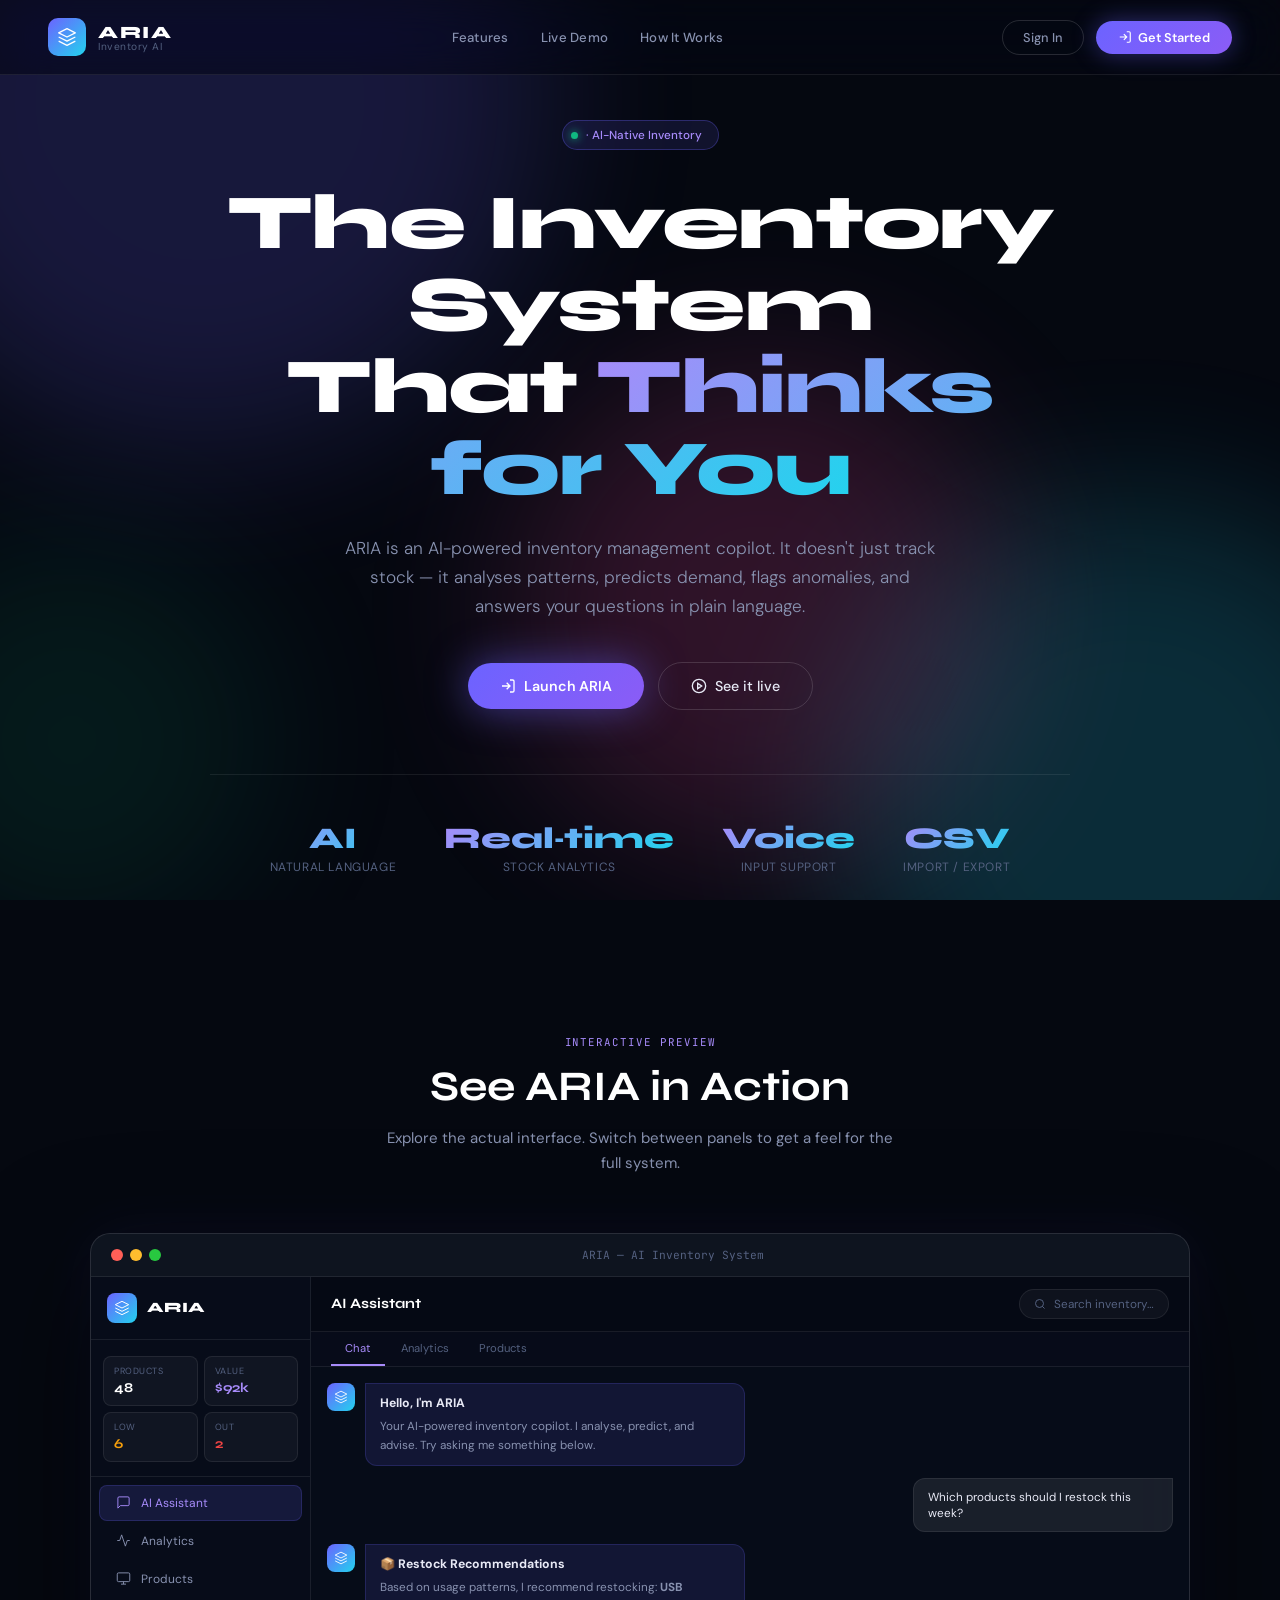
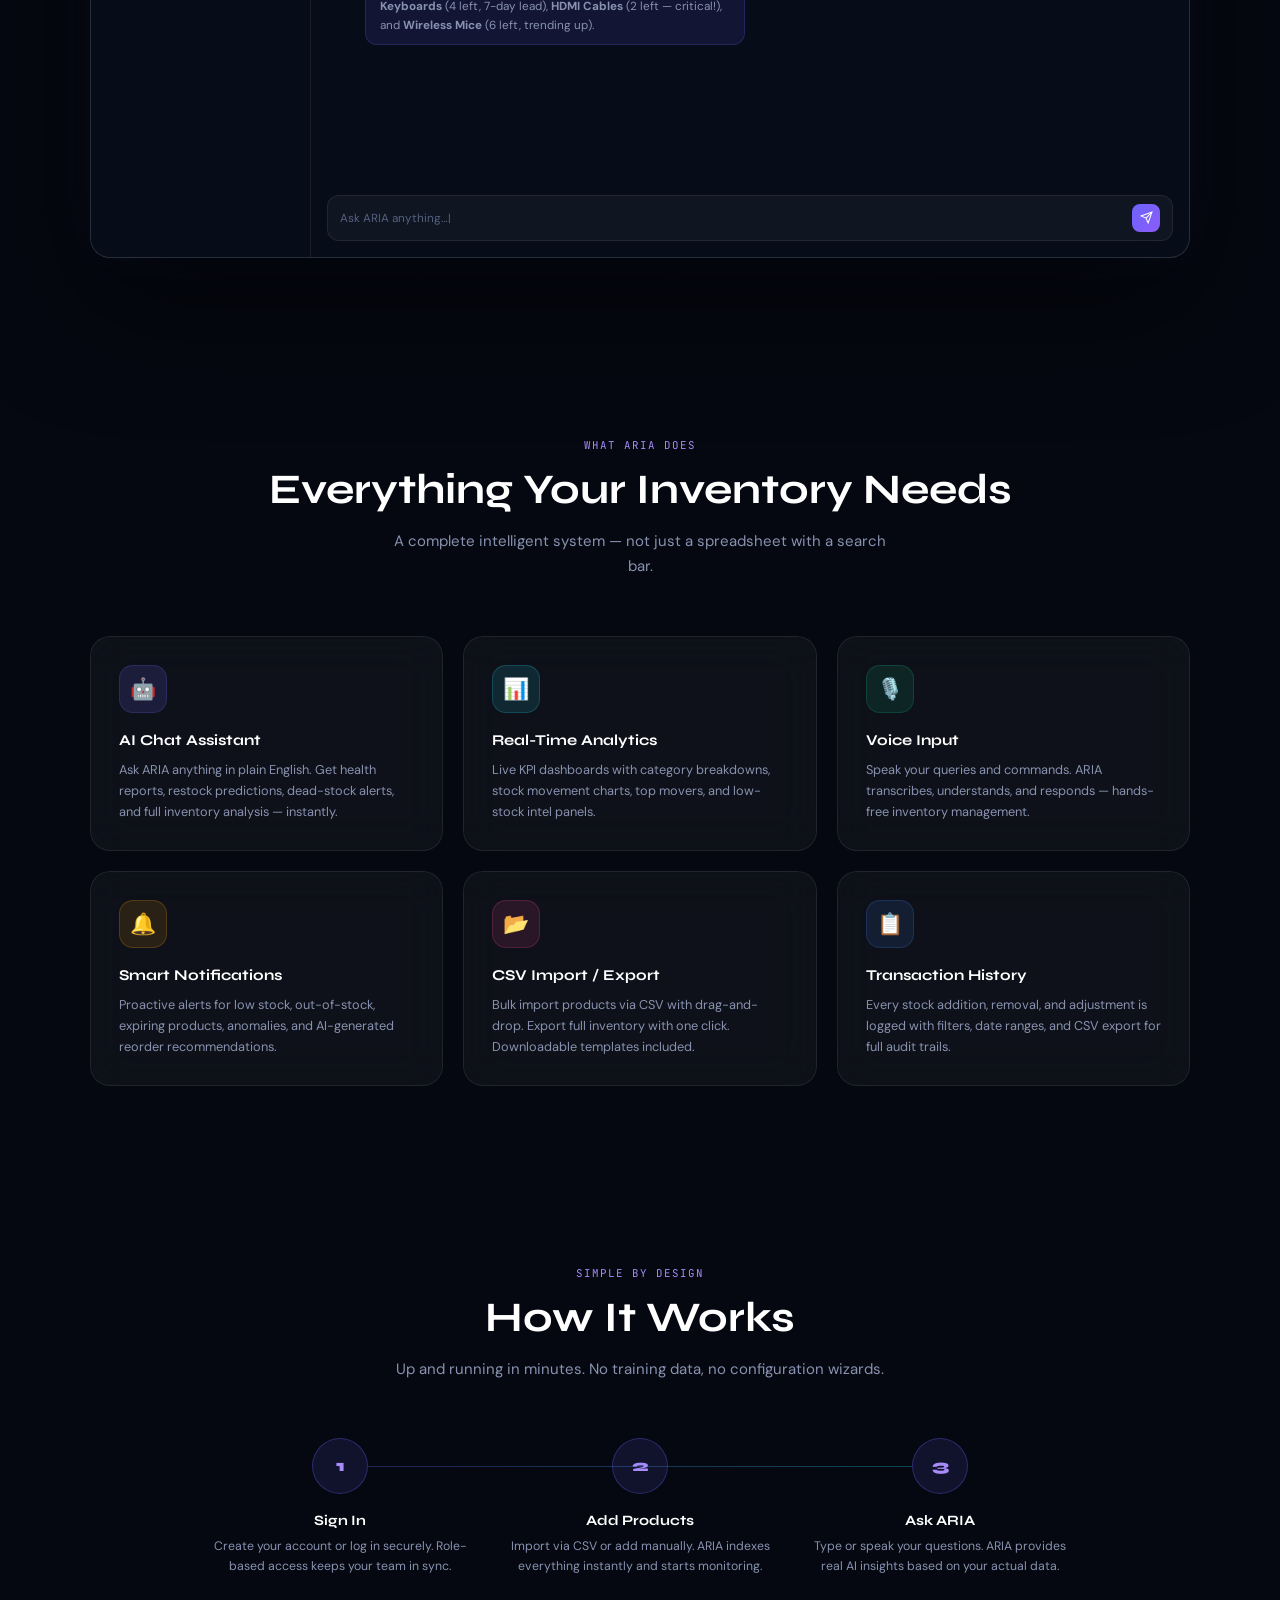
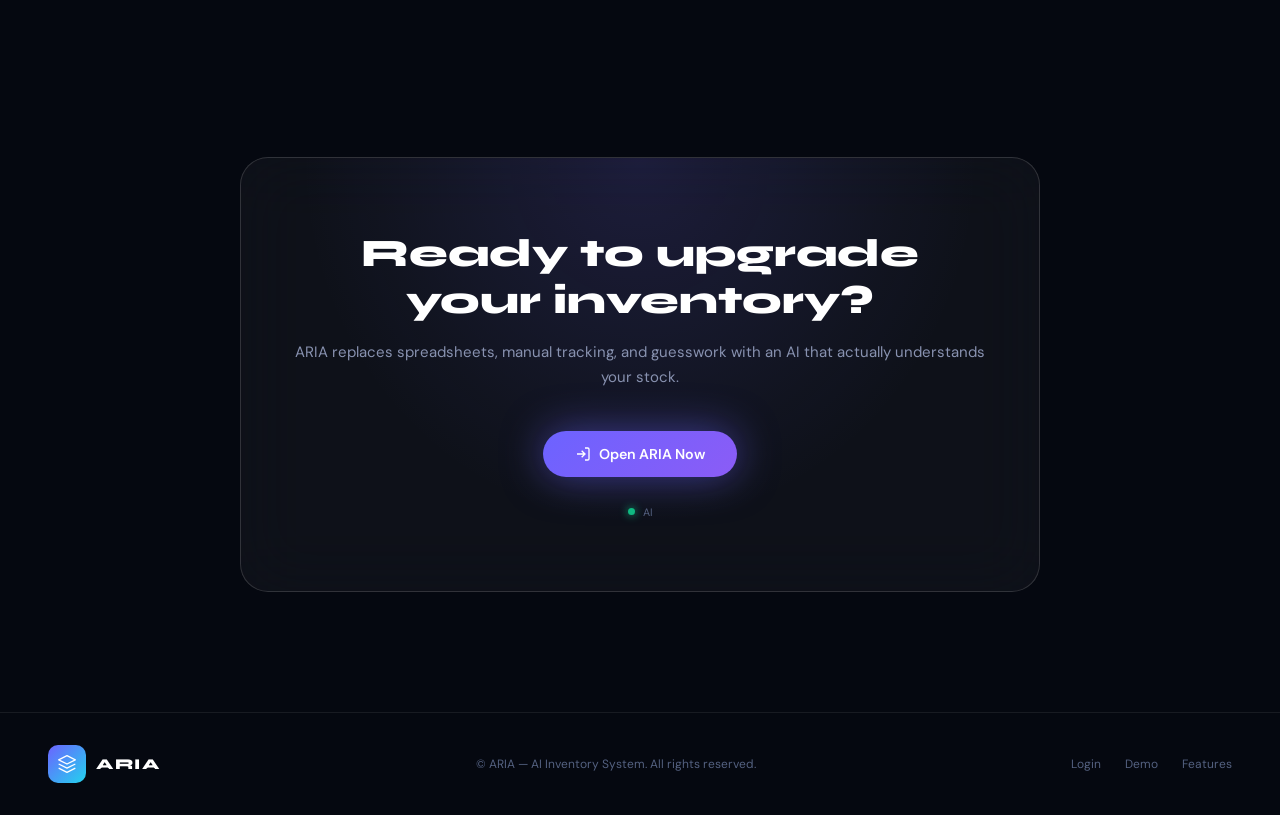
<file: templates/homepage.html>
<!DOCTYPE html>
<html lang="en">
<head>
<meta charset="UTF-8">
<meta name="viewport" content="width=device-width, initial-scale=1.0">
<title>ARIA — AI Inventory System</title>
<link rel="preconnect" href="https://fonts.googleapis.com">
<link href="https://fonts.googleapis.com/css2?family=Syne:wght@400;500;600;700;800&family=DM+Sans:ital,wght@0,300;0,400;0,500;1,300&family=JetBrains+Mono:wght@400;500&display=swap" rel="stylesheet">
<style>
/* ── Variables ──────────────────────────────────────────────────── */
:root {
  --bg: #050810;
  --bg2: #080d1a;
  --surface: rgba(255,255,255,0.04);
  --surface2: rgba(255,255,255,0.07);
  --border: rgba(255,255,255,0.08);
  --border2: rgba(255,255,255,0.14);
  --text: #e8eaf6;
  --text2: #8892b0;
  --text3: #546180;
  --accent: #6c63ff;
  --accent2: #a78bfa;
  --cyan: #22d3ee;
  --green: #10b981;
  --yellow: #f59e0b;
  --red: #ef4444;
  --glass: rgba(255,255,255,0.05);
  --glass-border: rgba(255,255,255,0.1);
  --shadow: 0 8px 32px rgba(0,0,0,0.4);
  --radius: 16px;
  --radius-sm: 10px;
}

*, *::before, *::after { box-sizing: border-box; margin: 0; padding: 0; }
html { font-size: 15px; scroll-behavior: smooth; }
body {
  font-family: 'DM Sans', sans-serif;
  background: var(--bg);
  color: var(--text);
  min-height: 100vh;
  overflow-x: hidden;
}

/* ── Background Orbs ────────────────────────────────────────────── */
.bg-orbs { position: fixed; inset: 0; pointer-events: none; z-index: 0; overflow: hidden; }
.orb {
  position: absolute;
  border-radius: 50%;
  filter: blur(80px);
  opacity: 0.18;
}
.orb-1 { width: 700px; height: 700px; background: var(--accent); top: -250px; left: -150px; animation: drift1 18s ease-in-out infinite; }
.orb-2 { width: 600px; height: 600px; background: var(--cyan); bottom: -200px; right: -150px; animation: drift2 22s ease-in-out infinite; }
.orb-3 { width: 500px; height: 500px; background: #ec4899; top: 40%; left: 40%; animation: drift3 26s ease-in-out infinite; }
.orb-4 { width: 400px; height: 400px; background: var(--green); top: 60%; left: -10%; opacity: 0.1; animation: drift1 30s ease-in-out infinite reverse; }

@keyframes drift1 { 0%,100% { transform: translate(0,0) scale(1); } 50% { transform: translate(60px,40px) scale(1.1); } }
@keyframes drift2 { 0%,100% { transform: translate(0,0) scale(1); } 50% { transform: translate(-50px,-30px) scale(1.08); } }
@keyframes drift3 { 0%,100% { transform: translate(-50%,-50%) scale(1); } 50% { transform: translate(-50%,-50%) scale(1.15); } }

/* ── Glass ──────────────────────────────────────────────────────── */
.glass-card {
  background: rgba(255,255,255,0.05);
  backdrop-filter: blur(24px) saturate(180%);
  -webkit-backdrop-filter: blur(24px) saturate(180%);
  border: 1px solid var(--glass-border);
  border-radius: var(--radius);
}

/* ── Navbar ─────────────────────────────────────────────────────── */
.navbar {
  position: fixed; top: 0; left: 0; right: 0; z-index: 100;
  padding: 18px 48px;
  display: flex; align-items: center; justify-content: space-between;
  background: rgba(5,8,16,0.6);
  backdrop-filter: blur(24px) saturate(180%);
  -webkit-backdrop-filter: blur(24px) saturate(180%);
  border-bottom: 1px solid var(--border);
  animation: slideDown 0.6s ease both;
}
@keyframes slideDown { from { transform: translateY(-100%); opacity: 0; } to { transform: translateY(0); opacity: 1; } }

.nav-logo { display: flex; align-items: center; gap: 12px; text-decoration: none; }
.nav-logo-icon {
  width: 38px; height: 38px;
  background: linear-gradient(135deg, var(--accent), var(--cyan));
  border-radius: 10px;
  display: flex; align-items: center; justify-content: center;
}
.nav-logo-icon svg { width: 20px; height: 20px; color: #fff; }
.nav-logo-name {
  font-family: 'Syne', sans-serif; font-weight: 800; font-size: 1.15rem;
  letter-spacing: 0.1em; color: #fff;
}
.nav-logo-sub { font-size: 0.68rem; color: var(--text3); letter-spacing: 0.05em; display: block; margin-top: -3px; }

.nav-links { display: flex; align-items: center; gap: 32px; }
.nav-links a {
  color: var(--text2); text-decoration: none; font-size: 0.88rem; font-weight: 500;
  transition: color 0.2s; letter-spacing: 0.02em;
}
.nav-links a:hover { color: var(--text); }

.nav-cta { display: flex; align-items: center; gap: 12px; }
.btn-ghost-sm {
  padding: 8px 20px;
  border: 1px solid var(--border2);
  border-radius: 50px;
  background: none;
  color: var(--text2);
  font-family: 'DM Sans', sans-serif; font-size: 0.85rem; font-weight: 500;
  cursor: pointer; text-decoration: none;
  transition: all 0.2s;
  display: inline-flex; align-items: center;
}
.btn-ghost-sm:hover { background: var(--surface2); color: var(--text); border-color: var(--accent); }
.btn-primary-sm {
  padding: 8px 22px;
  border-radius: 50px;
  background: linear-gradient(135deg, var(--accent), #8b5cf6);
  border: none;
  color: #fff;
  font-family: 'DM Sans', sans-serif; font-size: 0.85rem; font-weight: 600;
  cursor: pointer; text-decoration: none;
  transition: all 0.2s;
  display: inline-flex; align-items: center; gap: 6px;
  box-shadow: 0 0 24px rgba(108,99,255,0.4);
}
.btn-primary-sm:hover { transform: translateY(-1px); box-shadow: 0 0 36px rgba(108,99,255,0.6); }

/* ── Hero ────────────────────────────────────────────────────────── */
.hero {
  min-height: 100vh;
  display: flex; align-items: center; justify-content: center;
  padding: 120px 48px 80px;
  position: relative; z-index: 1;
  text-align: center;
}
.hero-inner { max-width: 860px; }

.hero-badge {
  display: inline-flex; align-items: center; gap: 8px;
  padding: 6px 16px 6px 8px;
  border-radius: 50px;
  background: rgba(108,99,255,0.12);
  border: 1px solid rgba(108,99,255,0.3);
  font-size: 0.78rem; font-weight: 500; color: var(--accent2);
  margin-bottom: 32px;
  animation: fadeUp 0.8s 0.1s ease both;
}
.hero-badge-dot { width: 7px; height: 7px; border-radius: 50%; background: var(--green); box-shadow: 0 0 8px var(--green); animation: pulse 2s ease infinite; }
@keyframes pulse { 0%,100% { opacity:1; } 50% { opacity:0.5; } }

.hero-title {
  font-family: 'Syne', sans-serif;
  font-size: clamp(2.8rem, 7vw, 5.2rem);
  font-weight: 800;
  line-height: 1.05;
  letter-spacing: -0.02em;
  color: #fff;
  margin-bottom: 24px;
  animation: fadeUp 0.8s 0.2s ease both;
}
.hero-title .grad {
  background: linear-gradient(135deg, var(--accent2), var(--cyan));
  -webkit-background-clip: text; -webkit-text-fill-color: transparent;
  background-clip: text;
}

.hero-sub {
  font-size: 1.15rem; font-weight: 300; color: var(--text2); line-height: 1.7;
  max-width: 600px; margin: 0 auto 40px;
  animation: fadeUp 0.8s 0.3s ease both;
}

.hero-actions { display: flex; align-items: center; justify-content: center; gap: 14px; flex-wrap: wrap; animation: fadeUp 0.8s 0.4s ease both; }
.btn-hero-primary {
  padding: 14px 32px;
  border-radius: 50px;
  background: linear-gradient(135deg, var(--accent), #8b5cf6);
  border: none; color: #fff;
  font-family: 'DM Sans', sans-serif; font-size: 0.95rem; font-weight: 600;
  cursor: pointer; text-decoration: none;
  display: inline-flex; align-items: center; gap: 8px;
  box-shadow: 0 0 40px rgba(108,99,255,0.5);
  transition: all 0.25s;
}
.btn-hero-primary:hover { transform: translateY(-2px); box-shadow: 0 0 60px rgba(108,99,255,0.7); }
.btn-hero-ghost {
  padding: 14px 32px;
  border-radius: 50px;
  background: none;
  border: 1px solid var(--border2);
  color: var(--text); text-decoration: none;
  font-family: 'DM Sans', sans-serif; font-size: 0.95rem; font-weight: 500;
  cursor: pointer;
  display: inline-flex; align-items: center; gap: 8px;
  transition: all 0.25s;
}
.btn-hero-ghost:hover { background: var(--surface2); border-color: var(--accent); }

.hero-stats {
  display: flex; align-items: center; justify-content: center; gap: 48px;
  margin-top: 64px; padding-top: 48px;
  border-top: 1px solid var(--border);
  animation: fadeUp 0.8s 0.5s ease both;
  flex-wrap: wrap;
}
.hero-stat { text-align: center; }
.hero-stat-num {
  font-family: 'Syne', sans-serif; font-size: 2rem; font-weight: 800; color: #fff;
  display: block; line-height: 1;
  background: linear-gradient(135deg, var(--accent2), var(--cyan));
  -webkit-background-clip: text; -webkit-text-fill-color: transparent; background-clip: text;
}
.hero-stat-label { font-size: 0.8rem; color: var(--text3); margin-top: 6px; display: block; letter-spacing: 0.05em; text-transform: uppercase; }

@keyframes fadeUp { from { transform: translateY(24px); opacity: 0; } to { transform: translateY(0); opacity: 1; } }

/* ── Live Demo Section ──────────────────────────────────────────── */
.demo-section {
  position: relative; z-index: 1;
  padding: 80px 48px 100px;
}
.section-label {
  text-align: center;
  font-family: 'JetBrains Mono', monospace;
  font-size: 0.72rem; color: var(--accent2);
  letter-spacing: 0.18em; text-transform: uppercase;
  margin-bottom: 12px;
}
.section-title {
  text-align: center;
  font-family: 'Syne', sans-serif; font-size: clamp(1.8rem, 4vw, 2.8rem);
  font-weight: 700; color: #fff; margin-bottom: 14px;
}
.section-sub {
  text-align: center; color: var(--text2); font-size: 1rem; line-height: 1.7;
  max-width: 520px; margin: 0 auto 56px;
}

.demo-window {
  max-width: 1100px; margin: 0 auto;
  border-radius: 20px;
  border: 1px solid var(--border2);
  overflow: hidden;
  box-shadow: 0 40px 120px rgba(0,0,0,0.6), 0 0 60px rgba(108,99,255,0.08);
  background: rgba(8,13,26,0.85);
  backdrop-filter: blur(32px);
  -webkit-backdrop-filter: blur(32px);
}
.demo-titlebar {
  padding: 14px 20px;
  background: rgba(255,255,255,0.03);
  border-bottom: 1px solid var(--border);
  display: flex; align-items: center; gap: 16px;
}
.demo-dots { display: flex; gap: 7px; }
.demo-dot {
  width: 12px; height: 12px; border-radius: 50%;
}
.demo-dot-r { background: #ff5f57; }
.demo-dot-y { background: #ffbd2e; }
.demo-dot-g { background: #28c840; }
.demo-titlebar-text {
  font-family: 'JetBrains Mono', monospace; font-size: 0.75rem;
  color: var(--text3); flex: 1; text-align: center;
}
.demo-body { display: flex; height: 580px; }

/* Demo Sidebar */
.demo-sidebar {
  width: 220px; flex-shrink: 0;
  background: rgba(8,13,26,0.7);
  border-right: 1px solid var(--border);
  display: flex; flex-direction: column;
  padding: 16px 0;
}
.demo-sidebar-logo {
  display: flex; align-items: center; gap: 10px; padding: 0 16px 16px;
  border-bottom: 1px solid var(--border); margin-bottom: 16px;
}
.demo-logo-icon {
  width: 30px; height: 30px;
  background: linear-gradient(135deg, var(--accent), var(--cyan));
  border-radius: 8px; display: flex; align-items: center; justify-content: center;
}
.demo-logo-icon svg { width: 16px; height: 16px; color: #fff; }
.demo-logo-text { font-family: 'Syne', sans-serif; font-weight: 800; font-size: 0.95rem; color: #fff; }

.demo-stat-mini {
  display: grid; grid-template-columns: 1fr 1fr; gap: 6px; padding: 0 12px 14px;
  border-bottom: 1px solid var(--border); margin-bottom: 8px;
}
.dsm-card {
  background: var(--surface); border: 1px solid var(--border);
  border-radius: 8px; padding: 8px 10px;
}
.dsm-label { font-size: 0.6rem; color: var(--text3); text-transform: uppercase; letter-spacing: 0.06em; display: block; }
.dsm-val { font-family: 'Syne', sans-serif; font-weight: 700; font-size: 0.9rem; color: #fff; }
.dsm-card.accent .dsm-val { color: var(--accent2); }
.dsm-card.warn .dsm-val { color: var(--yellow); }
.dsm-card.danger .dsm-val { color: var(--red); }

.demo-nav-item {
  display: flex; align-items: center; gap: 10px; padding: 9px 16px;
  border-radius: 8px; margin: 0 8px 2px; font-size: 0.8rem;
  color: var(--text2); cursor: pointer; transition: all 0.15s;
  border: 1px solid transparent;
}
.demo-nav-item.active {
  background: rgba(108,99,255,0.15); color: var(--accent2);
  border-color: rgba(108,99,255,0.2);
}
.demo-nav-item svg { width: 15px; height: 15px; flex-shrink: 0; }

/* Demo Main */
.demo-main { flex: 1; display: flex; flex-direction: column; overflow: hidden; }
.demo-topbar {
  padding: 12px 20px;
  background: rgba(5,8,16,0.5); border-bottom: 1px solid var(--border);
  display: flex; align-items: center; justify-content: space-between;
}
.demo-topbar-title { font-family: 'Syne', sans-serif; font-size: 0.95rem; font-weight: 700; color: #fff; }
.demo-search {
  display: flex; align-items: center; gap: 8px;
  background: var(--surface); border: 1px solid var(--border);
  border-radius: 50px; padding: 6px 14px; font-size: 0.78rem; color: var(--text3);
}
.demo-search svg { width: 12px; height: 12px; }
.demo-content { flex: 1; overflow: hidden; position: relative; }

/* Chat tab content */
.demo-chat { display: flex; flex-direction: column; height: 100%; padding: 16px; }
.demo-msgs { flex: 1; overflow: hidden; display: flex; flex-direction: column; gap: 12px; }
.demo-msg-aria {
  display: flex; gap: 10px; align-items: flex-start;
}
.demo-avatar {
  width: 28px; height: 28px; flex-shrink: 0;
  background: linear-gradient(135deg, var(--accent), var(--cyan));
  border-radius: 8px; display: flex; align-items: center; justify-content: center;
}
.demo-avatar svg { width: 14px; height: 14px; color: #fff; }
.demo-bubble-aria {
  background: rgba(108,99,255,0.12); border: 1px solid rgba(108,99,255,0.2);
  border-radius: 0 12px 12px 12px; padding: 10px 14px;
  font-size: 0.78rem; color: var(--text2); line-height: 1.6; max-width: 380px;
}
.demo-bubble-aria strong { color: var(--text); display: block; margin-bottom: 4px; font-size: 0.82rem; }

.demo-msg-user { display: flex; justify-content: flex-end; }
.demo-bubble-user {
  background: rgba(255,255,255,0.08); border: 1px solid var(--border);
  border-radius: 12px 0 12px 12px; padding: 10px 14px;
  font-size: 0.78rem; color: var(--text); max-width: 260px;
}

.demo-typing {
  display: flex; gap: 10px; align-items: center;
}
.demo-typing-dots {
  display: flex; gap: 4px; padding: 10px 14px;
  background: rgba(108,99,255,0.08); border: 1px solid rgba(108,99,255,0.15);
  border-radius: 0 12px 12px 12px;
}
.typing-dot {
  width: 6px; height: 6px; border-radius: 50%; background: var(--accent2);
  animation: typingBounce 1.4s ease infinite;
}
.typing-dot:nth-child(2) { animation-delay: 0.2s; }
.typing-dot:nth-child(3) { animation-delay: 0.4s; }
@keyframes typingBounce { 0%,60%,100% { transform: translateY(0); opacity:0.4; } 30% { transform: translateY(-6px); opacity:1; } }

.demo-input-row {
  display: flex; gap: 8px; align-items: center; margin-top: 12px;
  background: var(--surface); border: 1px solid var(--border);
  border-radius: 12px; padding: 8px 12px;
}
.demo-input-fake { flex: 1; font-size: 0.78rem; color: var(--text3); }
.demo-input-send {
  width: 28px; height: 28px; border-radius: 8px;
  background: linear-gradient(135deg, var(--accent), #8b5cf6);
  display: flex; align-items: center; justify-content: center;
}
.demo-input-send svg { width: 13px; height: 13px; color: #fff; }

/* Tab switcher */
.demo-tabs {
  display: flex; gap: 2px; padding: 0 20px;
  background: rgba(8,13,26,0.5); border-bottom: 1px solid var(--border);
}
.demo-tab {
  padding: 9px 14px; font-size: 0.75rem; color: var(--text3);
  border-bottom: 2px solid transparent; cursor: pointer;
  transition: all 0.2s; white-space: nowrap;
}
.demo-tab.active { color: var(--accent2); border-bottom-color: var(--accent2); }

/* Analytics tab */
.demo-analytics { padding: 14px 16px; height: 100%; overflow: hidden; }
.demo-kpi-row { display: flex; gap: 10px; margin-bottom: 14px; }
.demo-kpi {
  flex: 1; background: var(--surface); border: 1px solid var(--border);
  border-radius: 12px; padding: 12px;
}
.demo-kpi-icon { font-size: 1.1rem; margin-bottom: 4px; }
.demo-kpi-val { font-family: 'Syne', sans-serif; font-size: 1rem; font-weight: 700; color: #fff; }
.demo-kpi-label { font-size: 0.68rem; color: var(--text3); }

.demo-chart-area {
  background: var(--surface); border: 1px solid var(--border); border-radius: 12px;
  padding: 14px; height: 180px;
}
.demo-chart-title { font-size: 0.75rem; color: var(--text2); margin-bottom: 10px; font-weight: 500; }
.demo-bars { display: flex; align-items: flex-end; gap: 8px; height: 120px; }
.demo-bar-wrap { flex: 1; display: flex; flex-direction: column; align-items: center; gap: 4px; height: 100%; justify-content: flex-end; }
.demo-bar {
  width: 100%; background: linear-gradient(180deg, var(--accent), rgba(108,99,255,0.3));
  border-radius: 4px 4px 0 0; transition: height 0.5s ease;
}
.demo-bar-label { font-size: 0.6rem; color: var(--text3); white-space: nowrap; }

/* Products tab */
.demo-products { overflow: hidden; }
.demo-table-header {
  display: grid; grid-template-columns: 2fr 1fr 1fr 1fr;
  padding: 10px 16px; font-size: 0.68rem; color: var(--text3);
  text-transform: uppercase; letter-spacing: 0.07em;
  border-bottom: 1px solid var(--border);
  background: rgba(255,255,255,0.02);
}
.demo-table-row {
  display: grid; grid-template-columns: 2fr 1fr 1fr 1fr;
  padding: 10px 16px; font-size: 0.78rem; color: var(--text2);
  border-bottom: 1px solid rgba(255,255,255,0.04);
  transition: background 0.15s;
}
.demo-table-row:hover { background: rgba(255,255,255,0.03); }
.demo-badge {
  display: inline-flex; align-items: center; padding: 2px 8px;
  border-radius: 50px; font-size: 0.65rem; font-weight: 600;
}
.badge-green { background: rgba(16,185,129,0.15); color: var(--green); }
.badge-yellow { background: rgba(245,158,11,0.15); color: var(--yellow); }
.badge-red { background: rgba(239,68,68,0.15); color: var(--red); }

/* animated cursor in input */
.cursor-blink { animation: blink 1s step-end infinite; }
@keyframes blink { 50% { opacity: 0; } }

/* ── Features ────────────────────────────────────────────────────── */
.features-section {
  position: relative; z-index: 1;
  padding: 80px 48px 100px;
}
.features-grid {
  display: grid;
  grid-template-columns: repeat(3, 1fr);
  gap: 20px;
  max-width: 1100px; margin: 0 auto;
}
@media (max-width: 900px) { .features-grid { grid-template-columns: 1fr 1fr; } }
@media (max-width: 600px) { .features-grid { grid-template-columns: 1fr; } }

.feature-card {
  background: rgba(255,255,255,0.04);
  backdrop-filter: blur(20px); -webkit-backdrop-filter: blur(20px);
  border: 1px solid var(--border);
  border-radius: 20px; padding: 28px;
  transition: all 0.3s; position: relative; overflow: hidden;
}
.feature-card::before {
  content: ''; position: absolute; inset: 0;
  background: linear-gradient(135deg, rgba(108,99,255,0.05), transparent);
  opacity: 0; transition: opacity 0.3s;
}
.feature-card:hover { border-color: rgba(108,99,255,0.3); transform: translateY(-4px); box-shadow: 0 20px 60px rgba(0,0,0,0.3); }
.feature-card:hover::before { opacity: 1; }

.feature-icon {
  width: 48px; height: 48px; border-radius: 14px;
  display: flex; align-items: center; justify-content: center;
  margin-bottom: 18px; font-size: 1.4rem;
}
.fi-purple { background: rgba(108,99,255,0.15); border: 1px solid rgba(108,99,255,0.2); }
.fi-cyan { background: rgba(34,211,238,0.12); border: 1px solid rgba(34,211,238,0.2); }
.fi-green { background: rgba(16,185,129,0.12); border: 1px solid rgba(16,185,129,0.2); }
.fi-yellow { background: rgba(245,158,11,0.12); border: 1px solid rgba(245,158,11,0.2); }
.fi-pink { background: rgba(236,72,153,0.12); border: 1px solid rgba(236,72,153,0.2); }
.fi-blue { background: rgba(59,130,246,0.12); border: 1px solid rgba(59,130,246,0.2); }

.feature-title {
  font-family: 'Syne', sans-serif; font-weight: 700; font-size: 1rem;
  color: #fff; margin-bottom: 10px;
}
.feature-desc { font-size: 0.85rem; color: var(--text2); line-height: 1.65; }

/* ── How it works ────────────────────────────────────────────────── */
.how-section {
  position: relative; z-index: 1; padding: 80px 48px 100px;
}
.steps-row {
  display: flex; align-items: flex-start; gap: 0;
  max-width: 900px; margin: 0 auto; position: relative;
}
.steps-row::before {
  content: '';
  position: absolute; top: 28px; left: calc(16.7% + 28px); right: calc(16.7% + 28px);
  height: 1px; background: linear-gradient(90deg, var(--accent), var(--cyan));
  opacity: 0.3;
}
.step { flex: 1; text-align: center; padding: 0 20px; }
.step-num {
  width: 56px; height: 56px; border-radius: 50%;
  background: rgba(108,99,255,0.12); border: 1px solid rgba(108,99,255,0.3);
  display: flex; align-items: center; justify-content: center;
  margin: 0 auto 18px;
  font-family: 'Syne', sans-serif; font-weight: 800; font-size: 1.1rem;
  color: var(--accent2);
  position: relative; z-index: 1;
}
.step-title { font-family: 'Syne', sans-serif; font-weight: 700; font-size: 0.95rem; color: #fff; margin-bottom: 8px; }
.step-desc { font-size: 0.82rem; color: var(--text2); line-height: 1.6; }

/* ── CTA ─────────────────────────────────────────────────────────── */
.cta-section {
  position: relative; z-index: 1; padding: 80px 48px 120px;
}
.cta-card {
  max-width: 800px; margin: 0 auto;
  text-align: center;
  background: rgba(255,255,255,0.04);
  backdrop-filter: blur(32px); -webkit-backdrop-filter: blur(32px);
  border: 1px solid var(--border2);
  border-radius: 28px;
  padding: 72px 48px;
  position: relative; overflow: hidden;
}
.cta-card::before {
  content: ''; position: absolute; inset: 0;
  background: radial-gradient(ellipse at 50% 0%, rgba(108,99,255,0.15), transparent 60%);
}
.cta-card-inner { position: relative; }
.cta-title { font-family: 'Syne', sans-serif; font-size: clamp(1.8rem, 4vw, 2.6rem); font-weight: 800; color: #fff; margin-bottom: 16px; }
.cta-sub { font-size: 1rem; color: var(--text2); margin-bottom: 40px; line-height: 1.7; }

/* ── Footer ──────────────────────────────────────────────────────── */
footer {
  position: relative; z-index: 1;
  padding: 32px 48px;
  border-top: 1px solid var(--border);
  display: flex; align-items: center; justify-content: space-between;
  flex-wrap: wrap; gap: 16px;
}
.footer-logo { display: flex; align-items: center; gap: 10px; text-decoration: none; }
.footer-copy { font-size: 0.8rem; color: var(--text3); }
.footer-links { display: flex; gap: 24px; }
.footer-links a { font-size: 0.8rem; color: var(--text3); text-decoration: none; transition: color 0.2s; }
.footer-links a:hover { color: var(--text2); }

.ai-badge {
  display: flex; align-items: center; gap: 8px;
  font-size: 0.72rem; color: var(--text3);
}
.ai-dot {
  width: 7px; height: 7px; border-radius: 50%;
  background: var(--green); box-shadow: 0 0 8px var(--green);
  animation: pulse 2s ease infinite;
}

/* ── Scroll reveal ───────────────────────────────────────────────── */
.reveal {
  opacity: 0; transform: translateY(30px);
  transition: opacity 0.7s ease, transform 0.7s ease;
}
.reveal.visible { opacity: 1; transform: translateY(0); }

/* ── Responsive ──────────────────────────────────────────────────── */
@media (max-width: 768px) {
  .navbar { padding: 16px 20px; }
  .nav-links { display: none; }
  .hero { padding: 110px 20px 60px; }
  .hero-stats { gap: 24px; }
  .demo-section, .features-section, .how-section, .cta-section { padding: 60px 20px 80px; }
  .demo-sidebar { display: none; }
  .steps-row { flex-direction: column; align-items: center; gap: 32px; }
  .steps-row::before { display: none; }
  footer { padding: 24px 20px; flex-direction: column; align-items: flex-start; }
  .cta-card { padding: 48px 24px; }
  .demo-body { height: 460px; }
}

/* ── Tab interactivity ───────────────────────────────────────────── */
.tab-content { display: none; height: 100%; }
.tab-content.active { display: block; }
</style>
</head>
<body>

<!-- Background Orbs -->
<div class="bg-orbs">
  <div class="orb orb-1"></div>
  <div class="orb orb-2"></div>
  <div class="orb orb-3"></div>
  <div class="orb orb-4"></div>
</div>

<!-- Navbar -->
<nav class="navbar">
  <a href="/" class="nav-logo">
    <div class="nav-logo-icon">
      <svg viewBox="0 0 24 24" fill="none"><path d="M12 2L2 7l10 5 10-5-10-5z" stroke="currentColor" stroke-width="1.5" stroke-linejoin="round"/><path d="M2 17l10 5 10-5" stroke="currentColor" stroke-width="1.5" stroke-linejoin="round"/><path d="M2 12l10 5 10-5" stroke="currentColor" stroke-width="1.5" stroke-linejoin="round"/></svg>
    </div>
    <div>
      <span class="nav-logo-name">ARIA</span>
      <span class="nav-logo-sub">Inventory AI</span>
    </div>
  </a>

  <div class="nav-links">
    <a href="#features">Features</a>
    <a href="#demo">Live Demo</a>
    <a href="#how">How It Works</a>
  </div>

  <div class="nav-cta">
    <a href="/login" class="btn-ghost-sm">Sign In</a>
    <a href="/login" class="btn-primary-sm">
      <svg viewBox="0 0 24 24" fill="none" stroke="currentColor" stroke-width="2" style="width:14px;height:14px"><path d="M15 3h4a2 2 0 012 2v14a2 2 0 01-2 2h-4M10 17l5-5-5-5M15 12H3"/></svg>
      Get Started
    </a>
  </div>
</nav>

<!-- ── HERO ───────────────────────────────────────────────────────── -->
<section class="hero">
  <div class="hero-inner">
    <div class="hero-badge">
      <div class="hero-badge-dot"></div>
        · AI-Native Inventory
    </div>

    <h1 class="hero-title">
      The Inventory System<br>
      That <span class="grad">Thinks for You</span>
    </h1>

    <p class="hero-sub">
      ARIA is an AI-powered inventory management copilot. It doesn't just track stock — it analyses patterns, predicts demand, flags anomalies, and answers your questions in plain language.
    </p>

    <div class="hero-actions">
      <a href="/login" class="btn-hero-primary">
        <svg viewBox="0 0 24 24" fill="none" stroke="currentColor" stroke-width="2" style="width:16px;height:16px"><path d="M15 3h4a2 2 0 012 2v14a2 2 0 01-2 2h-4M10 17l5-5-5-5M15 12H3"/></svg>
        Launch ARIA
      </a>
      <a href="#demo" class="btn-hero-ghost">
        <svg viewBox="0 0 24 24" fill="none" stroke="currentColor" stroke-width="2" style="width:16px;height:16px"><circle cx="12" cy="12" r="10"/><polygon points="10 8 16 12 10 16 10 8"/></svg>
        See it live
      </a>
    </div>

    <div class="hero-stats">
      <div class="hero-stat">
        <span class="hero-stat-num">AI</span>
        <span class="hero-stat-label">Natural Language</span>
      </div>
      <div class="hero-stat">
        <span class="hero-stat-num">Real‑time</span>
        <span class="hero-stat-label">Stock Analytics</span>
      </div>
      <div class="hero-stat">
        <span class="hero-stat-num">Voice</span>
        <span class="hero-stat-label">Input Support</span>
      </div>
      <div class="hero-stat">
        <span class="hero-stat-num">CSV</span>
        <span class="hero-stat-label">Import / Export</span>
      </div>
    </div>
  </div>
</section>

<!-- ── LIVE DEMO ──────────────────────────────────────────────────── -->
<section class="demo-section" id="demo">
  <p class="section-label reveal">Interactive Preview</p>
  <h2 class="section-title reveal">See ARIA in Action</h2>
  <p class="section-sub reveal">Explore the actual interface. Switch between panels to get a feel for the full system.</p>

  <div class="demo-window reveal">
    <!-- Title Bar -->
    <div class="demo-titlebar">
      <div class="demo-dots">
        <div class="demo-dot demo-dot-r"></div>
        <div class="demo-dot demo-dot-y"></div>
        <div class="demo-dot demo-dot-g"></div>
      </div>
      <div class="demo-titlebar-text">ARIA — AI Inventory System</div>
    </div>

    <!-- App Body -->
    <div class="demo-body">
      <!-- Sidebar -->
      <div class="demo-sidebar">
        <div class="demo-sidebar-logo">
          <div class="demo-logo-icon">
            <svg viewBox="0 0 24 24" fill="none"><path d="M12 2L2 7l10 5 10-5-10-5z" stroke="currentColor" stroke-width="1.5" stroke-linejoin="round"/><path d="M2 17l10 5 10-5M2 12l10 5 10-5" stroke="currentColor" stroke-width="1.5" stroke-linejoin="round"/></svg>
          </div>
          <span class="demo-logo-text">ARIA</span>
        </div>

        <div class="demo-stat-mini">
          <div class="dsm-card"><span class="dsm-label">Products</span><span class="dsm-val">48</span></div>
          <div class="dsm-card accent"><span class="dsm-label">Value</span><span class="dsm-val">$92k</span></div>
          <div class="dsm-card warn"><span class="dsm-label">Low</span><span class="dsm-val">6</span></div>
          <div class="dsm-card danger"><span class="dsm-label">Out</span><span class="dsm-val">2</span></div>
        </div>

        <div class="demo-nav-item active" data-tab="chat" onclick="switchDemoTab('chat')">
          <svg viewBox="0 0 24 24" fill="none" stroke="currentColor" stroke-width="1.5"><path d="M21 15a2 2 0 01-2 2H7l-4 4V5a2 2 0 012-2h14a2 2 0 012 2z"/></svg>
          AI Assistant
        </div>
        <div class="demo-nav-item" data-tab="analytics" onclick="switchDemoTab('analytics')">
          <svg viewBox="0 0 24 24" fill="none" stroke="currentColor" stroke-width="1.5"><polyline points="22 12 18 12 15 21 9 3 6 12 2 12"/></svg>
          Analytics
        </div>
        <div class="demo-nav-item" data-tab="products" onclick="switchDemoTab('products')">
          <svg viewBox="0 0 24 24" fill="none" stroke="currentColor" stroke-width="1.5"><rect x="2" y="3" width="20" height="14" rx="2"/><path d="M8 21h8M12 17v4"/></svg>
          Products
        </div>
      </div>

      <!-- Main -->
      <div class="demo-main">
        <!-- Top Bar -->
        <div class="demo-topbar">
          <span class="demo-topbar-title" id="demoPageTitle">AI Assistant</span>
          <div class="demo-search">
            <svg viewBox="0 0 24 24" fill="none" stroke="currentColor" stroke-width="2"><circle cx="11" cy="11" r="8"/><path d="M21 21l-4.35-4.35"/></svg>
            Search inventory…
          </div>
        </div>

        <!-- Tabs -->
        <div class="demo-tabs">
          <div class="demo-tab active" id="tab-chat" onclick="switchDemoTab('chat')">Chat</div>
          <div class="demo-tab" id="tab-analytics" onclick="switchDemoTab('analytics')">Analytics</div>
          <div class="demo-tab" id="tab-products" onclick="switchDemoTab('products')">Products</div>
        </div>

        <!-- Tab Contents -->
        <div class="demo-content">

          <!-- Chat Tab -->
          <div class="tab-content active" id="tchat">
            <div class="demo-chat">
              <div class="demo-msgs" id="demoMsgs">

                <div class="demo-msg-aria">
                  <div class="demo-avatar">
                    <svg viewBox="0 0 24 24" fill="none"><path d="M12 2L2 7l10 5 10-5-10-5z" stroke="currentColor" stroke-width="1.5"/><path d="M2 17l10 5 10-5M2 12l10 5 10-5" stroke="currentColor" stroke-width="1.5"/></svg>
                  </div>
                  <div class="demo-bubble-aria">
                    <strong>Hello, I'm ARIA</strong>
                    Your AI-powered inventory copilot. I analyse, predict, and advise. Try asking me something below.
                  </div>
                </div>

                <div class="demo-msg-user">
                  <div class="demo-bubble-user">Which products should I restock this week?</div>
                </div>

                <div class="demo-msg-aria">
                  <div class="demo-avatar">
                    <svg viewBox="0 0 24 24" fill="none"><path d="M12 2L2 7l10 5 10-5-10-5z" stroke="currentColor" stroke-width="1.5"/><path d="M2 17l10 5 10-5M2 12l10 5 10-5" stroke="currentColor" stroke-width="1.5"/></svg>
                  </div>
                  <div class="demo-bubble-aria">
                    <strong>📦 Restock Recommendations</strong>
                    Based on usage patterns, I recommend restocking: <b>USB Keyboards</b> (4 left, 7-day lead), <b>HDMI Cables</b> (2 left — critical!), and <b>Wireless Mice</b> (6 left, trending up).
                  </div>
                </div>

                <div class="demo-msg-aria" id="demoTypingRow" style="display:none">
                  <div class="demo-avatar">
                    <svg viewBox="0 0 24 24" fill="none"><path d="M12 2L2 7l10 5 10-5-10-5z" stroke="currentColor" stroke-width="1.5"/></svg>
                  </div>
                  <div class="demo-typing-dots">
                    <div class="typing-dot"></div>
                    <div class="typing-dot"></div>
                    <div class="typing-dot"></div>
                  </div>
                </div>
              </div>

              <div class="demo-input-row">
                <span class="demo-input-fake" id="demoInputText">Ask ARIA anything…<span class="cursor-blink">|</span></span>
                <div class="demo-input-send">
                  <svg viewBox="0 0 24 24" fill="none" stroke="currentColor" stroke-width="2"><line x1="22" y1="2" x2="11" y2="13"/><polygon points="22 2 15 22 11 13 2 9 22 2"/></svg>
                </div>
              </div>
            </div>
          </div>

          <!-- Analytics Tab -->
          <div class="tab-content" id="tanalytics">
            <div class="demo-analytics">
              <div class="demo-kpi-row">
                <div class="demo-kpi">
                  <div class="demo-kpi-icon">📦</div>
                  <div class="demo-kpi-val">48</div>
                  <div class="demo-kpi-label">Total Products</div>
                </div>
                <div class="demo-kpi">
                  <div class="demo-kpi-icon">💰</div>
                  <div class="demo-kpi-val">$92,400</div>
                  <div class="demo-kpi-label">Inventory Value</div>
                </div>
                <div class="demo-kpi">
                  <div class="demo-kpi-icon">⚡</div>
                  <div class="demo-kpi-val">312</div>
                  <div class="demo-kpi-label">Transactions</div>
                </div>
                <div class="demo-kpi">
                  <div class="demo-kpi-icon">⚠️</div>
                  <div class="demo-kpi-val">8</div>
                  <div class="demo-kpi-label">Low/Out Stock</div>
                </div>
              </div>
              <div class="demo-chart-area">
                <div class="demo-chart-title">Stock Movements — Last 7 Days</div>
                <div class="demo-bars" id="demoBars"></div>
              </div>
            </div>
          </div>

          <!-- Products Tab -->
          <div class="tab-content" id="tproducts">
            <div class="demo-products">
              <div class="demo-table-header">
                <span>Product</span>
                <span>Category</span>
                <span>Qty</span>
                <span>Status</span>
              </div>
              <div class="demo-table-row">
                <span style="color:var(--text)">MacBook Pro 14"</span>
                <span>Electronics</span>
                <span style="color:#fff;font-weight:600">15</span>
                <span><span class="demo-badge badge-green">In Stock</span></span>
              </div>
              <div class="demo-table-row">
                <span style="color:var(--text)">USB Keyboards</span>
                <span>Peripherals</span>
                <span style="color:#fff;font-weight:600">4</span>
                <span><span class="demo-badge badge-yellow">Low Stock</span></span>
              </div>
              <div class="demo-table-row">
                <span style="color:var(--text)">HDMI Cables</span>
                <span>Accessories</span>
                <span style="color:#fff;font-weight:600">0</span>
                <span><span class="demo-badge badge-red">Out of Stock</span></span>
              </div>
              <div class="demo-table-row">
                <span style="color:var(--text)">Wireless Mice</span>
                <span>Peripherals</span>
                <span style="color:#fff;font-weight:600">22</span>
                <span><span class="demo-badge badge-green">In Stock</span></span>
              </div>
              <div class="demo-table-row">
                <span style="color:var(--text)">27" Monitors</span>
                <span>Electronics</span>
                <span style="color:#fff;font-weight:600">7</span>
                <span><span class="demo-badge badge-green">In Stock</span></span>
              </div>
              <div class="demo-table-row">
                <span style="color:var(--text)">USB-C Hubs</span>
                <span>Accessories</span>
                <span style="color:#fff;font-weight:600">3</span>
                <span><span class="demo-badge badge-yellow">Low Stock</span></span>
              </div>
            </div>
          </div>

        </div><!-- demo-content -->
      </div><!-- demo-main -->
    </div><!-- demo-body -->
  </div><!-- demo-window -->
</section>

<!-- ── FEATURES ────────────────────────────────────────────────────── -->
<section class="features-section" id="features">
  <p class="section-label reveal">What ARIA Does</p>
  <h2 class="section-title reveal">Everything Your Inventory Needs</h2>
  <p class="section-sub reveal">A complete intelligent system — not just a spreadsheet with a search bar.</p>

  <div class="features-grid">
    <div class="feature-card reveal">
      <div class="feature-icon fi-purple">🤖</div>
      <div class="feature-title">AI Chat Assistant</div>
      <div class="feature-desc">Ask ARIA anything in plain English. Get health reports, restock predictions, dead-stock alerts, and full inventory analysis — instantly.</div>
    </div>
    <div class="feature-card reveal">
      <div class="feature-icon fi-cyan">📊</div>
      <div class="feature-title">Real-Time Analytics</div>
      <div class="feature-desc">Live KPI dashboards with category breakdowns, stock movement charts, top movers, and low-stock intel panels.</div>
    </div>
    <div class="feature-card reveal">
      <div class="feature-icon fi-green">🎙️</div>
      <div class="feature-title">Voice Input</div>
      <div class="feature-desc">Speak your queries and commands. ARIA transcribes, understands, and responds — hands-free inventory management.</div>
    </div>
    <div class="feature-card reveal">
      <div class="feature-icon fi-yellow">🔔</div>
      <div class="feature-title">Smart Notifications</div>
      <div class="feature-desc">Proactive alerts for low stock, out-of-stock, expiring products, anomalies, and AI-generated reorder recommendations.</div>
    </div>
    <div class="feature-card reveal">
      <div class="feature-icon fi-pink">📂</div>
      <div class="feature-title">CSV Import / Export</div>
      <div class="feature-desc">Bulk import products via CSV with drag-and-drop. Export full inventory with one click. Downloadable templates included.</div>
    </div>
    <div class="feature-card reveal">
      <div class="feature-icon fi-blue">📋</div>
      <div class="feature-title">Transaction History</div>
      <div class="feature-desc">Every stock addition, removal, and adjustment is logged with filters, date ranges, and CSV export for full audit trails.</div>
    </div>
  </div>
</section>

<!-- ── HOW IT WORKS ───────────────────────────────────────────────── -->
<section class="how-section" id="how">
  <p class="section-label reveal">Simple by Design</p>
  <h2 class="section-title reveal">How It Works</h2>
  <p class="section-sub reveal">Up and running in minutes. No training data, no configuration wizards.</p>

  <div class="steps-row reveal">
    <div class="step">
      <div class="step-num">1</div>
      <div class="step-title">Sign In</div>
      <div class="step-desc">Create your account or log in securely. Role-based access keeps your team in sync.</div>
    </div>
    <div class="step">
      <div class="step-num">2</div>
      <div class="step-title">Add Products</div>
      <div class="step-desc">Import via CSV or add manually. ARIA indexes everything instantly and starts monitoring.</div>
    </div>
    <div class="step">
      <div class="step-num">3</div>
      <div class="step-title">Ask ARIA</div>
      <div class="step-desc">Type or speak your questions. ARIA provides real AI insights based on your actual data.</div>
    </div>
  </div>
</section>

<!-- ── CTA ────────────────────────────────────────────────────────── -->
<section class="cta-section">
  <div class="cta-card reveal">
    <div class="cta-card-inner">
      <h2 class="cta-title">Ready to upgrade your inventory?</h2>
      <p class="cta-sub">ARIA replaces spreadsheets, manual tracking, and guesswork with an AI that actually understands your stock.</p>
      <div style="display:flex;justify-content:center;gap:14px;flex-wrap:wrap">
        <a href="/login" class="btn-hero-primary">
          <svg viewBox="0 0 24 24" fill="none" stroke="currentColor" stroke-width="2" style="width:16px;height:16px"><path d="M15 3h4a2 2 0 012 2v14a2 2 0 01-2 2h-4M10 17l5-5-5-5M15 12H3"/></svg>
          Open ARIA Now
        </a>
      </div>
      <div class="ai-badge" style="justify-content:center;margin-top:28px">
        <div class="ai-dot"></div>
        <span>AI</span>
      </div>
    </div>
  </div>
</section>

<!-- ── FOOTER ─────────────────────────────────────────────────────── -->
<footer>
  <a href="/" class="footer-logo">
    <div class="nav-logo-icon">
      <svg viewBox="0 0 24 24" fill="none"><path d="M12 2L2 7l10 5 10-5-10-5z" stroke="currentColor" stroke-width="1.5" stroke-linejoin="round"/><path d="M2 17l10 5 10-5M2 12l10 5 10-5" stroke="currentColor" stroke-width="1.5" stroke-linejoin="round"/></svg>
    </div>
    <span class="nav-logo-name" style="font-family:'Syne',sans-serif;font-weight:800;font-size:1rem;color:#fff">ARIA</span>
  </a>
  <span class="footer-copy">© ARIA — AI Inventory System. All rights reserved.</span>
  <div class="footer-links">
    <a href="/login">Login</a>
    <a href="#demo">Demo</a>
    <a href="#features">Features</a>
  </div>
</footer>

<script>
/* ── Demo Tab Switcher ───────────────────────────────────────────── */
function switchDemoTab(tab) {
  // Tabs bar
  document.querySelectorAll('.demo-tab').forEach(t => t.classList.remove('active'));
  document.getElementById('tab-' + tab)?.classList.add('active');
  // Tab contents
  document.querySelectorAll('.tab-content').forEach(c => c.classList.remove('active'));
  document.getElementById('t' + tab)?.classList.add('active');
  // Sidebar nav
  document.querySelectorAll('.demo-nav-item').forEach(n => n.classList.remove('active'));
  document.querySelector(`.demo-nav-item[data-tab="${tab}"]`)?.classList.add('active');
  // Page title
  const titles = { chat: 'AI Assistant', analytics: 'Analytics', products: 'Products' };
  document.getElementById('demoPageTitle').textContent = titles[tab] || tab;
}

/* ── Build Demo Chart Bars ──────────────────────────────────────── */
const days = ['Mon','Tue','Wed','Thu','Fri','Sat','Sun'];
const vals = [65, 82, 48, 91, 73, 55, 88];
const maxV = Math.max(...vals);
const barsEl = document.getElementById('demoBars');
days.forEach((d,i) => {
  const pct = Math.round((vals[i]/maxV)*100);
  barsEl.innerHTML += `<div class="demo-bar-wrap">
    <div class="demo-bar" style="height:${pct}%"></div>
    <span class="demo-bar-label">${d}</span>
  </div>`;
});

/* ── Demo Chat Typewriter ────────────────────────────────────────── */
const prompts = [
  "Give me a full health report",
  "Which items are low on stock?",
  "Show me dead stock items",
  "Predict restock for next week",
];
const replies = [
  "📊 Inventory is in good shape overall. 92% of SKUs are in stock. 6 items below threshold — I've flagged them for reorder. Dead stock: 3 items with zero movement for 30+ days.",
  "⚠️ 6 items need attention: USB Keyboards (4), HDMI Cables (0 — out!), USB-C Hubs (3), AA Batteries (5), Ethernet Cables (2), Tape Rolls (1).",
  "💀 Dead Stock detected: Screen Cleaners (0 movement, 45 days), CD-ROMs (0 movement, 90 days), VGA Adapters (0 movement, 60 days). Consider discounting.",
  "🔮 Restock needed within 7 days: HDMI Cables (order 50+), USB Keyboards (order 20), USB-C Hubs (order 15). Based on current velocity and supplier lead times.",
];
let promptIdx = 0;
let charIdx = 0;
let isTyping = false;
let phase = 'idle';

function runDemoConversation() {
  if (phase === 'idle') {
    phase = 'typing-prompt';
    charIdx = 0;
    isTyping = true;
    document.getElementById('demoInputText').innerHTML = '<span class="cursor-blink">|</span>';
    typePrompt();
  }
}

function typePrompt() {
  const prompt = prompts[promptIdx % prompts.length];
  if (charIdx <= prompt.length) {
    document.getElementById('demoInputText').innerHTML = prompt.slice(0, charIdx) + '<span class="cursor-blink">|</span>';
    charIdx++;
    setTimeout(typePrompt, 50);
  } else {
    setTimeout(showTypingIndicator, 600);
  }
}

function showTypingIndicator() {
  // Add user msg
  const msgs = document.getElementById('demoMsgs');
  const userMsg = document.createElement('div');
  userMsg.className = 'demo-msg-user';
  userMsg.innerHTML = `<div class="demo-bubble-user">${prompts[promptIdx % prompts.length]}</div>`;
  msgs.appendChild(userMsg);
  msgs.scrollTop = msgs.scrollHeight;

  document.getElementById('demoInputText').innerHTML = '<span class="cursor-blink">|</span>';
  document.getElementById('demoTypingRow').style.display = 'flex';
  msgs.scrollTop = msgs.scrollHeight;

  setTimeout(() => {
    document.getElementById('demoTypingRow').style.display = 'none';
    // Add ARIA reply
    const ariaMsg = document.createElement('div');
    ariaMsg.className = 'demo-msg-aria';
    ariaMsg.innerHTML = `<div class="demo-avatar"><svg viewBox="0 0 24 24" fill="none"><path d="M12 2L2 7l10 5 10-5-10-5z" stroke="currentColor" stroke-width="1.5"/><path d="M2 17l10 5 10-5M2 12l10 5 10-5" stroke="currentColor" stroke-width="1.5"/></svg></div>
    <div class="demo-bubble-aria">${replies[promptIdx % replies.length]}</div>`;
    msgs.appendChild(ariaMsg);
    msgs.scrollTop = msgs.scrollHeight;

    // Keep max 6 messages
    const allMsgs = msgs.querySelectorAll('.demo-msg-aria, .demo-msg-user');
    if (allMsgs.length > 6) {
      allMsgs[0].remove(); allMsgs[1]?.remove();
    }

    promptIdx++;
    phase = 'idle';
    setTimeout(runDemoConversation, 3200);
  }, 1800);
}

setTimeout(runDemoConversation, 2000);

/* ── Scroll Reveal ───────────────────────────────────────────────── */
const observer = new IntersectionObserver((entries) => {
  entries.forEach((e, i) => {
    if (e.isIntersecting) {
      const delay = e.target.closest('.features-grid') || e.target.closest('.steps-row') ? 0 : 0;
      setTimeout(() => e.target.classList.add('visible'), delay);
      observer.unobserve(e.target);
    }
  });
}, { threshold: 0.12 });

document.querySelectorAll('.reveal').forEach((el, i) => {
  el.style.transitionDelay = (i % 3) * 0.08 + 's';
  observer.observe(el);
});
</script>

</body>
</html>
</file>
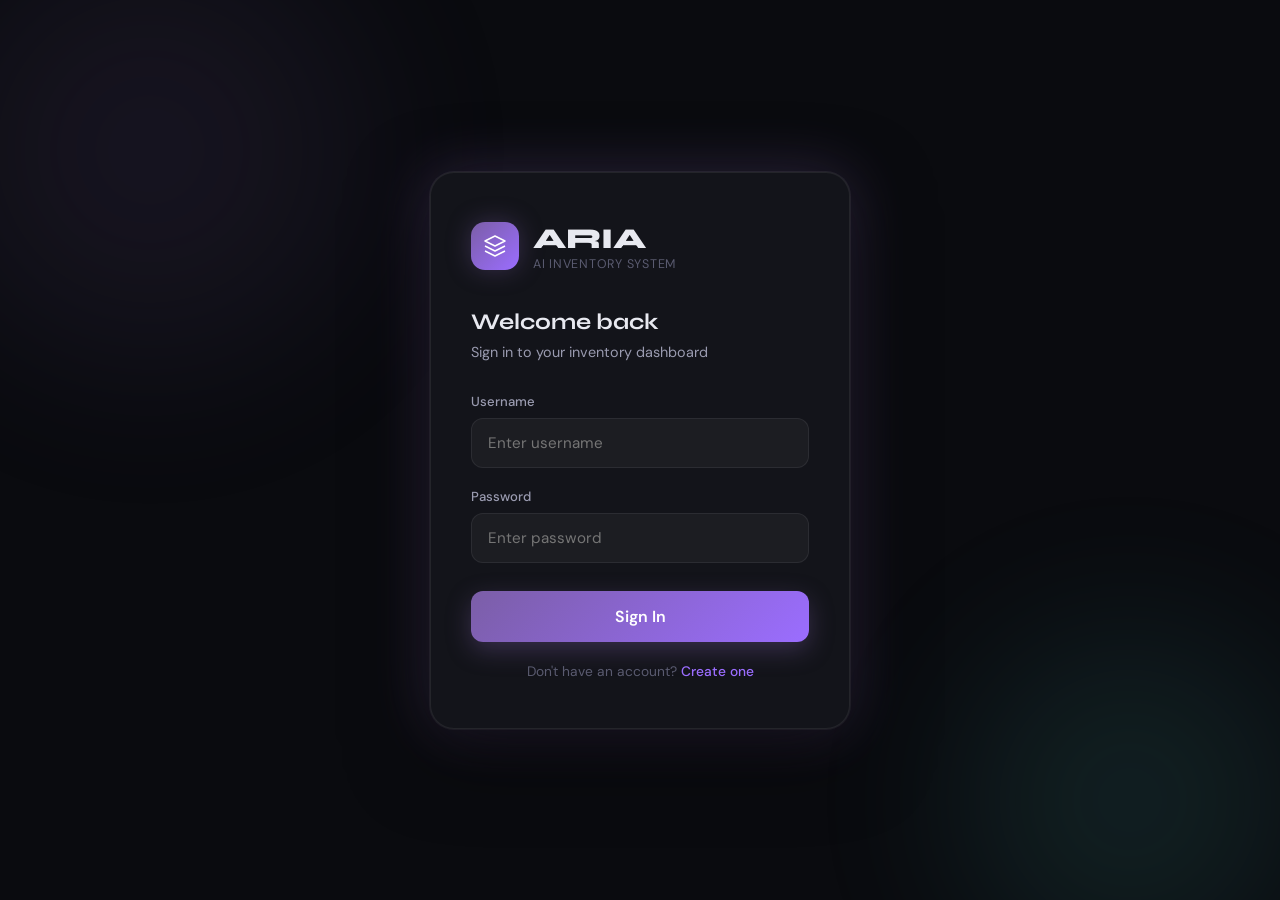
<file: templates/login.html>
<!DOCTYPE html>
<html lang="en">
<head>
<meta charset="UTF-8">
<meta name="viewport" content="width=device-width, initial-scale=1.0">
<title>ARIA — Sign In</title>
<link rel="preconnect" href="https://fonts.googleapis.com">
<link href="https://fonts.googleapis.com/css2?family=Syne:wght@400;600;700;800&family=DM+Sans:wght@300;400;500&family=JetBrains+Mono:wght@400;500&display=swap" rel="stylesheet">
<style>
  :root {
    --bg: #0a0b0f; --surface: #13141a; --border: rgba(255,255,255,0.07);
    --text: #e8e9f0; --text2: #9a9bb0; --text3: #5a5b70;
    --accent: #7b5ea7; --accent2: #9b6dff; --cyan: #4ecdc4;
    --green: #52e3a8; --red: #ff6b6b; --yellow: #ffd166;
    --glow: rgba(123,94,167,0.35);
  }
  * { box-sizing: border-box; margin: 0; padding: 0; }
  body {
    font-family: 'DM Sans', sans-serif;
    background: var(--bg);
    color: var(--text);
    min-height: 100vh;
    display: flex;
    align-items: center;
    justify-content: center;
    overflow: hidden;
  }
  .bg-orbs {
    position: fixed; inset: 0; pointer-events: none; z-index: 0;
  }
  .orb {
    position: absolute; border-radius: 50%;
    filter: blur(80px); opacity: 0.15;
    animation: drift 12s ease-in-out infinite alternate;
  }
  .orb-1 { width:500px;height:500px;background:radial-gradient(circle,#7b5ea7,transparent);top:-100px;left:-100px; }
  .orb-2 { width:400px;height:400px;background:radial-gradient(circle,#4ecdc4,transparent);bottom:-100px;right:-50px;animation-delay:-4s; }
  @keyframes drift { from{transform:translate(0,0)} to{transform:translate(30px,20px)} }

  .login-card {
    position: relative; z-index: 1;
    background: var(--surface);
    border: 1px solid var(--border);
    border-radius: 24px;
    padding: 48px 40px;
    width: 100%; max-width: 420px;
    box-shadow: 0 24px 80px rgba(0,0,0,0.5), 0 0 0 1px var(--border), 0 0 60px var(--glow);
  }
  .logo { display:flex; align-items:center; gap:14px; margin-bottom:36px; }
  .logo-icon {
    width:48px;height:48px;
    background: linear-gradient(135deg, var(--accent), var(--accent2));
    border-radius:14px;
    display:flex;align-items:center;justify-content:center;
    box-shadow: 0 0 24px var(--glow);
  }
  .logo-icon svg { width:24px;height:24px;color:#fff; }
  .logo-name { font-family:'Syne',sans-serif;font-size:1.8rem;font-weight:800;color:var(--text); }
  .logo-sub { font-size:0.78rem;color:var(--text3);letter-spacing:0.06em; }
  h2 { font-family:'Syne',sans-serif;font-size:1.4rem;font-weight:700;margin-bottom:8px; }
  .subtitle { color:var(--text2);font-size:0.9rem;margin-bottom:32px; }
  .form-group { margin-bottom:20px; }
  label { display:block;font-size:0.82rem;color:var(--text2);margin-bottom:8px;font-weight:500; }
  input[type=text], input[type=password] {
    width:100%;
    background: rgba(255,255,255,0.04);
    border: 1px solid var(--border);
    border-radius:12px;
    padding:14px 16px;
    color:var(--text);
    font-size:0.95rem;
    font-family:'DM Sans',sans-serif;
    transition: border-color 0.2s, box-shadow 0.2s;
    outline: none;
  }
  input:focus {
    border-color: var(--accent);
    box-shadow: 0 0 0 3px rgba(123,94,167,0.2);
  }
  .btn-login {
    width:100%;
    background: linear-gradient(135deg, var(--accent), var(--accent2));
    color:#fff;
    border:none;
    border-radius:12px;
    padding:15px;
    font-size:1rem;
    font-weight:600;
    font-family:'DM Sans',sans-serif;
    cursor:pointer;
    margin-top:8px;
    transition: opacity 0.2s, transform 0.1s, box-shadow 0.2s;
    box-shadow: 0 8px 24px var(--glow);
  }
  .btn-login:hover { opacity:0.9;transform:translateY(-1px); }
  .btn-login:active { transform:translateY(0); }
  .btn-login:disabled { opacity:0.5;cursor:not-allowed; }
  .error-msg {
    background: rgba(255,107,107,0.1);
    border: 1px solid rgba(255,107,107,0.3);
    color: var(--red);
    border-radius:10px;
    padding:12px 16px;
    font-size:0.88rem;
    margin-bottom:20px;
    display:none;
  }
  .demo-hint {
    margin-top:24px;
    padding:14px;
    background:rgba(255,255,255,0.03);
    border:1px solid var(--border);
    border-radius:10px;
    font-size:0.82rem;
    color:var(--text3);
    line-height:1.6;
  }
  .demo-hint strong { color:var(--text2); }
  code { font-family:'JetBrains Mono',monospace;color:var(--cyan);font-size:0.8rem; }
</style>
</head>
<body>
<div class="bg-orbs">
  <div class="orb orb-1"></div>
  <div class="orb orb-2"></div>
</div>

<div class="login-card">
  <div class="logo">
    <div class="logo-icon">
      <svg viewBox="0 0 24 24" fill="none">
        <path d="M12 2L2 7l10 5 10-5-10-5z" stroke="currentColor" stroke-width="1.5" stroke-linejoin="round"/>
        <path d="M2 17l10 5 10-5M2 12l10 5 10-5" stroke="currentColor" stroke-width="1.5" stroke-linejoin="round"/>
      </svg>
    </div>
    <div>
      <div class="logo-name">ARIA</div>
      <div class="logo-sub">AI INVENTORY SYSTEM</div>
    </div>
  </div>

  <h2>Welcome back</h2>
  <p class="subtitle">Sign in to your inventory dashboard</p>

  <div class="error-msg" id="errorMsg"></div>

  <div class="form-group">
    <label>Username</label>
    <input type="text" id="username" placeholder="Enter username" autocomplete="username">
  </div>
  <div class="form-group">
    <label>Password</label>
    <input type="password" id="password" placeholder="Enter password" autocomplete="current-password">
  </div>

  <button class="btn-login" id="loginBtn" onclick="doLogin()">Sign In</button>


  <div style="text-align:center;margin-top:20px;font-size:0.86rem;color:#5a5b70">
    Don't have an account? <a href="/signup" style="color:#9b6dff;text-decoration:none;font-weight:500">Create one</a>
  </div>
</div>

<script>
document.addEventListener('keydown', e => {
  if (e.key === 'Enter') doLogin();
});

async function doLogin() {
  const username = document.getElementById('username').value.trim();
  const password = document.getElementById('password').value;
  const btn = document.getElementById('loginBtn');
  const err = document.getElementById('errorMsg');

  if (!username || !password) {
    showError('Please enter username and password.');
    return;
  }

  btn.disabled = true;
  btn.textContent = 'Signing in…';
  err.style.display = 'none';

  try {
    const res = await fetch('/api/auth/login', {
      method: 'POST',
      headers: { 'Content-Type': 'application/json' },
      body: JSON.stringify({ username, password })
    });
    const data = await res.json();
    if (res.ok) {
      window.location.href = '/chat';
    } else {
      showError(data.error || 'Login failed');
    }
  } catch (e) {
    showError('Network error. Please try again.');
  } finally {
    btn.disabled = false;
    btn.textContent = 'Sign In';
  }
}

function showError(msg) {
  const err = document.getElementById('errorMsg');
  err.textContent = msg;
  err.style.display = 'block';
}
</script>
</body>
</html>
</file>
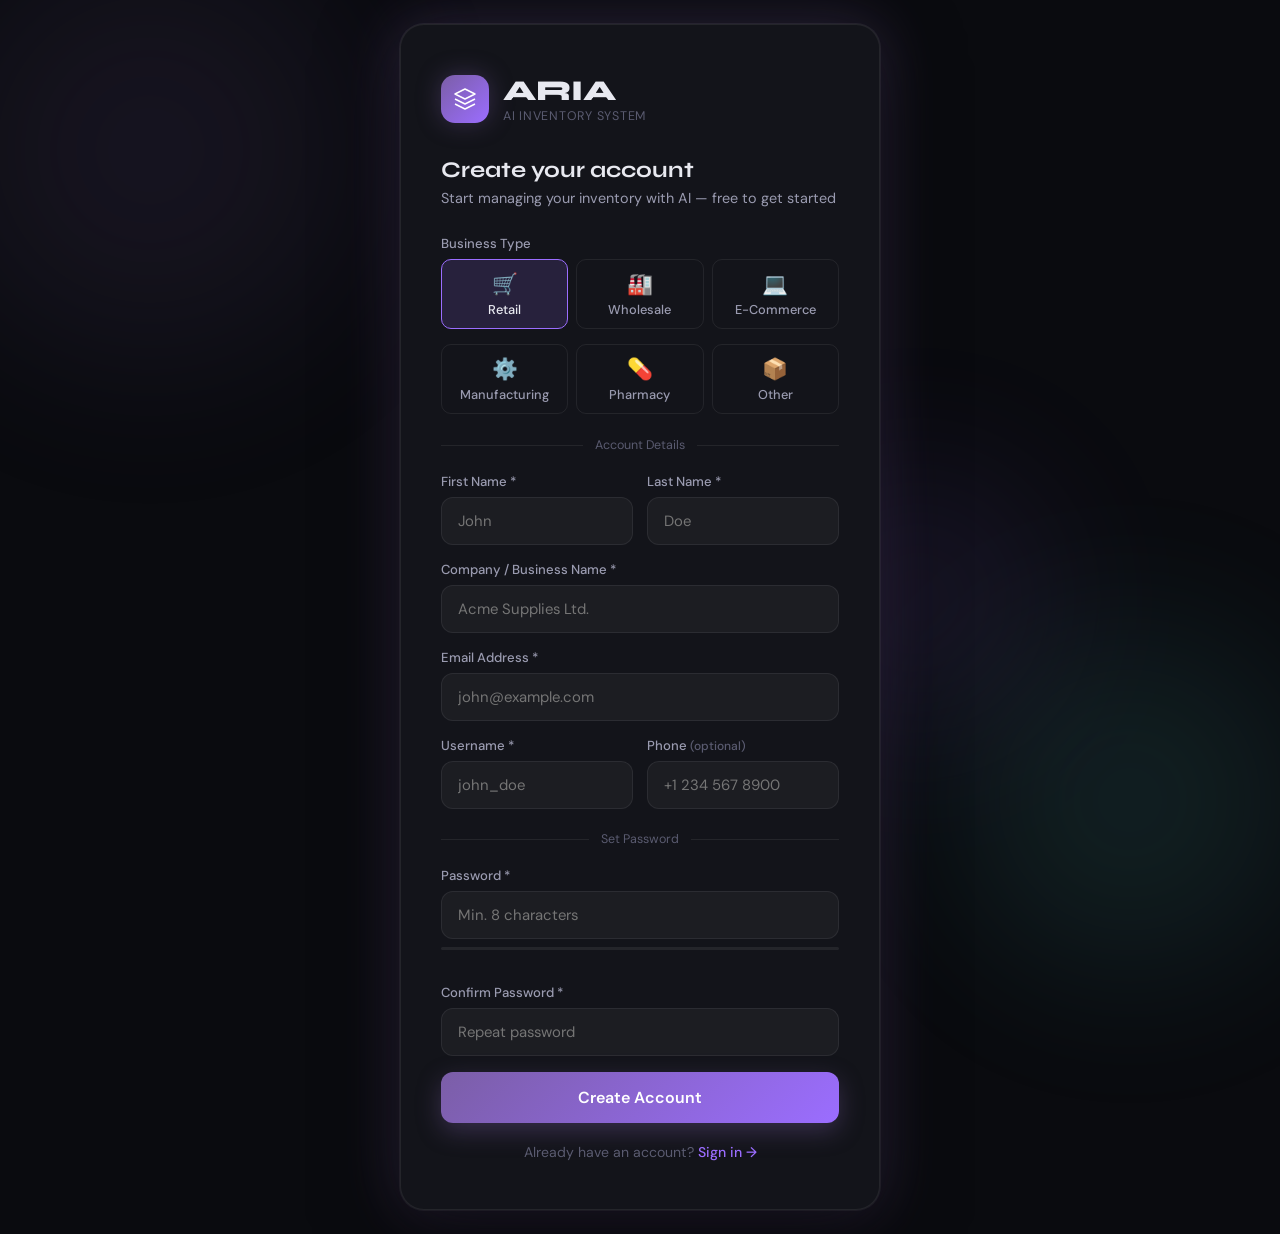
<file: templates/Register.html>
<!DOCTYPE html>
<html lang="en">
<head>
<meta charset="UTF-8">
<meta name="viewport" content="width=device-width, initial-scale=1.0">
<title>ARIA — Create Account</title>
<link rel="preconnect" href="https://fonts.googleapis.com">
<link href="https://fonts.googleapis.com/css2?family=Syne:wght@400;600;700;800&family=DM+Sans:wght@300;400;500&family=JetBrains+Mono:wght@400;500&display=swap" rel="stylesheet">
<style>
  :root {
    --bg: #0a0b0f; --surface: #13141a; --border: rgba(255,255,255,0.07);
    --text: #e8e9f0; --text2: #9a9bb0; --text3: #5a5b70;
    --accent: #7b5ea7; --accent2: #9b6dff; --cyan: #4ecdc4;
    --green: #52e3a8; --red: #ff6b6b; --yellow: #ffd166;
    --glow: rgba(123,94,167,0.35);
  }
  * { box-sizing: border-box; margin: 0; padding: 0; }
  body {
    font-family: 'DM Sans', sans-serif;
    background: var(--bg);
    color: var(--text);
    min-height: 100vh;
    display: flex;
    align-items: center;
    justify-content: center;
    overflow: hidden;
    padding: 24px;
  }
  .bg-orbs { position: fixed; inset: 0; pointer-events: none; z-index: 0; }
  .orb {
    position: absolute; border-radius: 50%;
    filter: blur(80px); opacity: 0.15;
    animation: drift 12s ease-in-out infinite alternate;
  }
  .orb-1 { width:500px;height:500px;background:radial-gradient(circle,#7b5ea7,transparent);top:-100px;left:-100px; }
  .orb-2 { width:400px;height:400px;background:radial-gradient(circle,#4ecdc4,transparent);bottom:-100px;right:-50px;animation-delay:-4s; }
  .orb-3 { width:300px;height:300px;background:radial-gradient(circle,#9b6dff,transparent);top:50%;left:60%;animation-delay:-8s; }
  @keyframes drift { from{transform:translate(0,0)} to{transform:translate(30px,20px)} }

  .register-card {
    position: relative; z-index: 1;
    background: var(--surface);
    border: 1px solid var(--border);
    border-radius: 24px;
    padding: 48px 40px;
    width: 100%; max-width: 480px;
    box-shadow: 0 24px 80px rgba(0,0,0,0.5), 0 0 0 1px var(--border), 0 0 60px var(--glow);
  }

  /* Logo */
  .logo { display:flex; align-items:center; gap:14px; margin-bottom:32px; }
  .logo-icon {
    width:48px; height:48px;
    background: linear-gradient(135deg, var(--accent), var(--accent2));
    border-radius:14px;
    display:flex; align-items:center; justify-content:center;
    box-shadow: 0 0 24px var(--glow);
    flex-shrink: 0;
  }
  .logo-icon svg { width:24px; height:24px; color:#fff; }
  .logo-name { font-family:'Syne',sans-serif; font-size:1.8rem; font-weight:800; color:var(--text); }
  .logo-sub { font-size:0.78rem; color:var(--text3); letter-spacing:0.06em; display:block; }

  h2 { font-family:'Syne',sans-serif; font-size:1.4rem; font-weight:700; margin-bottom:6px; }
  .subtitle { color:var(--text2); font-size:0.9rem; margin-bottom:28px; }

  /* Form */
  .form-row { display:grid; grid-template-columns:1fr 1fr; gap:14px; }
  .form-group { margin-bottom:16px; }
  .form-group.full { grid-column: 1 / -1; }
  label { display:block; font-size:0.82rem; color:var(--text2); margin-bottom:7px; font-weight:500; }

  input[type=text], input[type=email], input[type=password], select {
    width:100%;
    background: rgba(255,255,255,0.04);
    border: 1px solid var(--border);
    border-radius:12px;
    padding:13px 16px;
    color:var(--text);
    font-size:0.93rem;
    font-family:'DM Sans',sans-serif;
    transition: border-color 0.2s, box-shadow 0.2s;
    outline: none;
    appearance: none;
  }
  input:focus, select:focus {
    border-color: var(--accent);
    box-shadow: 0 0 0 3px rgba(123,94,167,0.2);
  }
  select option { background: #1e1f28; color: var(--text); }

  /* Password strength */
  .pw-strength-bar {
    height: 3px;
    border-radius: 2px;
    margin-top: 8px;
    background: rgba(255,255,255,0.07);
    overflow: hidden;
  }
  .pw-strength-fill {
    height: 100%;
    border-radius: 2px;
    width: 0%;
    transition: width 0.3s, background 0.3s;
  }
  .pw-strength-label {
    font-size: 0.75rem;
    color: var(--text3);
    margin-top: 4px;
    height: 14px;
  }

  /* Divider */
  .divider {
    display: flex;
    align-items: center;
    gap: 12px;
    margin: 6px 0 20px;
    color: var(--text3);
    font-size: 0.78rem;
  }
  .divider::before, .divider::after {
    content: ''; flex: 1;
    height: 1px;
    background: var(--border);
  }

  /* Buttons */
  .btn-register {
    width:100%;
    background: linear-gradient(135deg, var(--accent), var(--accent2));
    color:#fff;
    border:none;
    border-radius:12px;
    padding:15px;
    font-size:1rem;
    font-weight:600;
    font-family:'DM Sans',sans-serif;
    cursor:pointer;
    margin-top:4px;
    transition: opacity 0.2s, transform 0.1s, box-shadow 0.2s;
    box-shadow: 0 8px 24px var(--glow);
    display: flex;
    align-items: center;
    justify-content: center;
    gap: 8px;
  }
  .btn-register:hover { opacity:0.9; transform:translateY(-1px); }
  .btn-register:active { transform:translateY(0); }
  .btn-register:disabled { opacity:0.5; cursor:not-allowed; transform:none; }

  /* Messages */
  .error-msg, .success-msg {
    border-radius:10px;
    padding:12px 16px;
    font-size:0.88rem;
    margin-bottom:18px;
    display:none;
    line-height: 1.5;
  }
  .error-msg {
    background: rgba(255,107,107,0.1);
    border: 1px solid rgba(255,107,107,0.3);
    color: var(--red);
  }
  .success-msg {
    background: rgba(82,227,168,0.1);
    border: 1px solid rgba(82,227,168,0.3);
    color: var(--green);
  }

  /* Footer link */
  .login-link {
    text-align: center;
    margin-top: 20px;
    font-size: 0.88rem;
    color: var(--text3);
  }
  .login-link a {
    color: var(--accent2);
    text-decoration: none;
    font-weight: 500;
  }
  .login-link a:hover { text-decoration: underline; }

  /* Business type badges */
  .plan-grid {
    display: grid;
    grid-template-columns: repeat(3, 1fr);
    gap: 8px;
    margin-bottom: 16px;
  }
  .plan-option {
    border: 1px solid var(--border);
    border-radius: 10px;
    padding: 10px 6px;
    text-align: center;
    cursor: pointer;
    transition: border-color 0.2s, background 0.2s;
    font-size: 0.8rem;
    color: var(--text2);
    user-select: none;
  }
  .plan-option:hover { border-color: var(--accent); background: rgba(123,94,167,0.08); }
  .plan-option.selected { border-color: var(--accent2); background: rgba(155,109,255,0.15); color: var(--text); }
  .plan-option .plan-icon { font-size: 1.3rem; margin-bottom: 4px; display: block; }
  .plan-option input { display: none; }

  /* Field validation icon */
  .input-wrap { position: relative; }
  .input-wrap .v-icon {
    position: absolute;
    right: 14px; top: 50%; transform: translateY(-50%);
    font-size: 0.85rem;
    display: none;
  }
  .input-wrap.valid .v-icon.ok   { display: block; }
  .input-wrap.invalid .v-icon.err { display: block; }
  .input-wrap.valid input  { border-color: rgba(82,227,168,0.5); }
  .input-wrap.invalid input { border-color: rgba(255,107,107,0.5); }

  /* Spinner */
  .spinner {
    width: 16px; height: 16px;
    border: 2px solid rgba(255,255,255,0.3);
    border-top-color: #fff;
    border-radius: 50%;
    animation: spin 0.7s linear infinite;
    display: none;
  }
  @keyframes spin { to { transform: rotate(360deg); } }

  @media (max-width: 480px) {
    .register-card { padding: 32px 24px; }
    .form-row { grid-template-columns: 1fr; }
  }
</style>
</head>
<body>
<div class="bg-orbs">
  <div class="orb orb-1"></div>
  <div class="orb orb-2"></div>
  <div class="orb orb-3"></div>
</div>

<div class="register-card">
  <div class="logo">
    <div class="logo-icon">
      <svg viewBox="0 0 24 24" fill="none">
        <path d="M12 2L2 7l10 5 10-5-10-5z" stroke="currentColor" stroke-width="1.5" stroke-linejoin="round"/>
        <path d="M2 17l10 5 10-5M2 12l10 5 10-5" stroke="currentColor" stroke-width="1.5" stroke-linejoin="round"/>
      </svg>
    </div>
    <div>
      <div class="logo-name">ARIA</div>
      <span class="logo-sub">AI INVENTORY SYSTEM</span>
    </div>
  </div>

  <h2>Create your account</h2>
  <p class="subtitle">Start managing your inventory with AI — free to get started</p>

  <div class="error-msg"   id="errorMsg"></div>
  <div class="success-msg" id="successMsg"></div>

  <!-- Business type selector -->
  <div class="form-group">
    <label>Business Type</label>
    <div class="plan-grid" id="bizTypeGrid">
      <label class="plan-option selected">
        <input type="radio" name="biz_type" value="retail" checked>
        <span class="plan-icon">🛒</span>Retail
      </label>
      <label class="plan-option">
        <input type="radio" name="biz_type" value="wholesale">
        <span class="plan-icon">🏭</span>Wholesale
      </label>
      <label class="plan-option">
        <input type="radio" name="biz_type" value="ecommerce">
        <span class="plan-icon">💻</span>E-Commerce
      </label>
      <label class="plan-option">
        <input type="radio" name="biz_type" value="manufacturing">
        <span class="plan-icon">⚙️</span>Manufacturing
      </label>
      <label class="plan-option">
        <input type="radio" name="biz_type" value="pharmacy">
        <span class="plan-icon">💊</span>Pharmacy
      </label>
      <label class="plan-option">
        <input type="radio" name="biz_type" value="other">
        <span class="plan-icon">📦</span>Other
      </label>
    </div>
  </div>

  <div class="divider">Account Details</div>

  <div class="form-row">
    <div class="form-group">
      <label>First Name *</label>
      <div class="input-wrap" id="wrap-first_name">
        <input type="text" id="first_name" placeholder="John" autocomplete="given-name">
        <span class="v-icon ok">✅</span>
        <span class="v-icon err">❌</span>
      </div>
    </div>
    <div class="form-group">
      <label>Last Name *</label>
      <div class="input-wrap" id="wrap-last_name">
        <input type="text" id="last_name" placeholder="Doe" autocomplete="family-name">
        <span class="v-icon ok">✅</span>
        <span class="v-icon err">❌</span>
      </div>
    </div>
  </div>

  <div class="form-group">
    <label>Company / Business Name *</label>
    <div class="input-wrap" id="wrap-company">
      <input type="text" id="company" placeholder="Acme Supplies Ltd." autocomplete="organization">
      <span class="v-icon ok">✅</span>
      <span class="v-icon err">❌</span>
    </div>
  </div>

  <div class="form-group">
    <label>Email Address *</label>
    <div class="input-wrap" id="wrap-email">
      <input type="email" id="email" placeholder="john@example.com" autocomplete="email">
      <span class="v-icon ok">✅</span>
      <span class="v-icon err">❌</span>
    </div>
  </div>

  <div class="form-row">
    <div class="form-group">
      <label>Username *</label>
      <div class="input-wrap" id="wrap-username">
        <input type="text" id="username" placeholder="john_doe" autocomplete="username" oninput="checkUsername(this)">
        <span class="v-icon ok">✅</span>
        <span class="v-icon err">❌</span>
      </div>
    </div>
    <div class="form-group">
      <label>Phone <span style="color:var(--text3);font-size:0.75rem">(optional)</span></label>
      <input type="text" id="phone" placeholder="+1 234 567 8900" autocomplete="tel">
    </div>
  </div>

  <div class="divider">Set Password</div>

  <div class="form-group">
    <label>Password *</label>
    <div class="input-wrap" id="wrap-password">
      <input type="password" id="password" placeholder="Min. 8 characters" autocomplete="new-password" oninput="checkStrength(this.value)">
      <span class="v-icon ok">✅</span>
      <span class="v-icon err">❌</span>
    </div>
    <div class="pw-strength-bar"><div class="pw-strength-fill" id="pwStrengthFill"></div></div>
    <div class="pw-strength-label" id="pwStrengthLabel"></div>
  </div>

  <div class="form-group">
    <label>Confirm Password *</label>
    <div class="input-wrap" id="wrap-confirm_password">
      <input type="password" id="confirm_password" placeholder="Repeat password" autocomplete="new-password">
      <span class="v-icon ok">✅</span>
      <span class="v-icon err">❌</span>
    </div>
  </div>

  <button class="btn-register" id="registerBtn" onclick="doRegister()">
    <div class="spinner" id="btnSpinner"></div>
    <span id="btnText">Create Account</span>
  </button>

  <div class="login-link">
    Already have an account? <a href="/login">Sign in →</a>
  </div>
</div>

<script>
/* ── Business type pill selection ── */
document.querySelectorAll('.plan-option').forEach(label => {
  label.addEventListener('click', () => {
    document.querySelectorAll('.plan-option').forEach(l => l.classList.remove('selected'));
    label.classList.add('selected');
  });
});

/* ── Password strength ── */
function checkStrength(pw) {
  const fill  = document.getElementById('pwStrengthFill');
  const label = document.getElementById('pwStrengthLabel');
  let score = 0;
  if (pw.length >= 8)  score++;
  if (/[A-Z]/.test(pw)) score++;
  if (/[0-9]/.test(pw)) score++;
  if (/[^A-Za-z0-9]/.test(pw)) score++;

  const levels = [
    { pct: '0%',   color: 'transparent', text: '' },
    { pct: '25%',  color: '#ff6b6b',     text: '⚠️ Weak' },
    { pct: '50%',  color: '#ffd166',     text: '🟡 Fair' },
    { pct: '75%',  color: '#4ecdc4',     text: '🟢 Good' },
    { pct: '100%', color: '#52e3a8',     text: '💪 Strong' },
  ];
  const lvl = levels[score];
  fill.style.width    = lvl.pct;
  fill.style.background = lvl.color;
  label.textContent   = lvl.text;

  const wrap = document.getElementById('wrap-password');
  if (pw.length === 0) { wrap.className = 'input-wrap'; }
  else if (score < 2)  { wrap.className = 'input-wrap invalid'; }
  else                 { wrap.className = 'input-wrap valid'; }
}

/* ── Username availability check (debounced) ── */
let _unTimer = null;
function checkUsername(input) {
  clearTimeout(_unTimer);
  const wrap = document.getElementById('wrap-username');
  const val  = input.value.trim();
  if (!val || val.length < 3) { wrap.className = 'input-wrap'; return; }
  _unTimer = setTimeout(async () => {
    try {
      const res  = await fetch('/api/auth/check-username', {
        method: 'POST',
        headers: { 'Content-Type': 'application/json' },
        body: JSON.stringify({ username: val })
      });
      const data = await res.json();
      wrap.className = data.available ? 'input-wrap valid' : 'input-wrap invalid';
    } catch { /* network error, ignore */ }
  }, 500);
}

/* ── Inline field validation ── */
function validateField(id, fn) {
  const el   = document.getElementById(id);
  const wrap = document.getElementById('wrap-' + id);
  if (!el || !wrap) return fn('');
  const val  = el.value.trim();
  const ok   = fn(val);
  if (val.length === 0) { wrap.className = 'input-wrap'; }
  else { wrap.className = ok ? 'input-wrap valid' : 'input-wrap invalid'; }
  return ok;
}

['first_name','last_name','company'].forEach(id => {
  const el = document.getElementById(id);
  if (el) el.addEventListener('blur', () => validateField(id, v => v.length > 0));
});
document.getElementById('email').addEventListener('blur', () =>
  validateField('email', v => /^[^\s@]+@[^\s@]+\.[^\s@]+$/.test(v))
);
document.getElementById('confirm_password').addEventListener('input', () =>
  validateField('confirm_password', v => v === document.getElementById('password').value)
);

/* ── Main register function ── */
async function doRegister() {
  hideMessages();

  const first_name        = document.getElementById('first_name').value.trim();
  const last_name         = document.getElementById('last_name').value.trim();
  const company           = document.getElementById('company').value.trim();
  const email             = document.getElementById('email').value.trim();
  const username          = document.getElementById('username').value.trim();
  const phone             = document.getElementById('phone').value.trim();
  const password          = document.getElementById('password').value;
  const confirm_password  = document.getElementById('confirm_password').value;
  const biz_type          = document.querySelector('input[name="biz_type"]:checked')?.value || 'other';

  /* Client-side validation */
  if (!first_name || !last_name) return showError('Please enter your first and last name.');
  if (!company)                  return showError('Please enter your company or business name.');
  if (!/^[^\s@]+@[^\s@]+\.[^\s@]+$/.test(email)) return showError('Please enter a valid email address.');
  if (!username || username.length < 3) return showError('Username must be at least 3 characters.');
  if (!/^[a-zA-Z0-9_]+$/.test(username)) return showError('Username can only contain letters, numbers, and underscores.');
  if (password.length < 8)       return showError('Password must be at least 8 characters.');
  if (password !== confirm_password) return showError('Passwords do not match.');

  setLoading(true);

  try {
    const res = await fetch('/api/auth/register', {
      method:  'POST',
      headers: { 'Content-Type': 'application/json' },
      body: JSON.stringify({ first_name, last_name, company, email, username, phone, password, biz_type })
    });
    const data = await res.json();

    if (res.ok) {
      showSuccess('🎉 Account created! Redirecting to your dashboard…');
      setTimeout(() => { window.location.href = '/chat'; }, 1500);
    } else {
      showError(data.error || 'Registration failed. Please try again.');
    }
  } catch (e) {
    showError('Network error. Please check your connection and try again.');
  } finally {
    setLoading(false);
  }
}

function setLoading(on) {
  const btn     = document.getElementById('registerBtn');
  const spinner = document.getElementById('btnSpinner');
  const text    = document.getElementById('btnText');
  btn.disabled        = on;
  spinner.style.display = on ? 'block' : 'none';
  text.textContent    = on ? 'Creating account…' : 'Create Account';
}

function showError(msg) {
  const el = document.getElementById('errorMsg');
  el.textContent    = msg;
  el.style.display  = 'block';
  el.scrollIntoView({ behavior: 'smooth', block: 'nearest' });
}

function showSuccess(msg) {
  const el = document.getElementById('successMsg');
  el.textContent   = msg;
  el.style.display = 'block';
}

function hideMessages() {
  document.getElementById('errorMsg').style.display   = 'none';
  document.getElementById('successMsg').style.display = 'none';
}

/* Allow Enter key to submit */
document.addEventListener('keydown', e => {
  if (e.key === 'Enter' && document.activeElement.tagName !== 'TEXTAREA') doRegister();
});
</script>
</body>
</html>
</file>
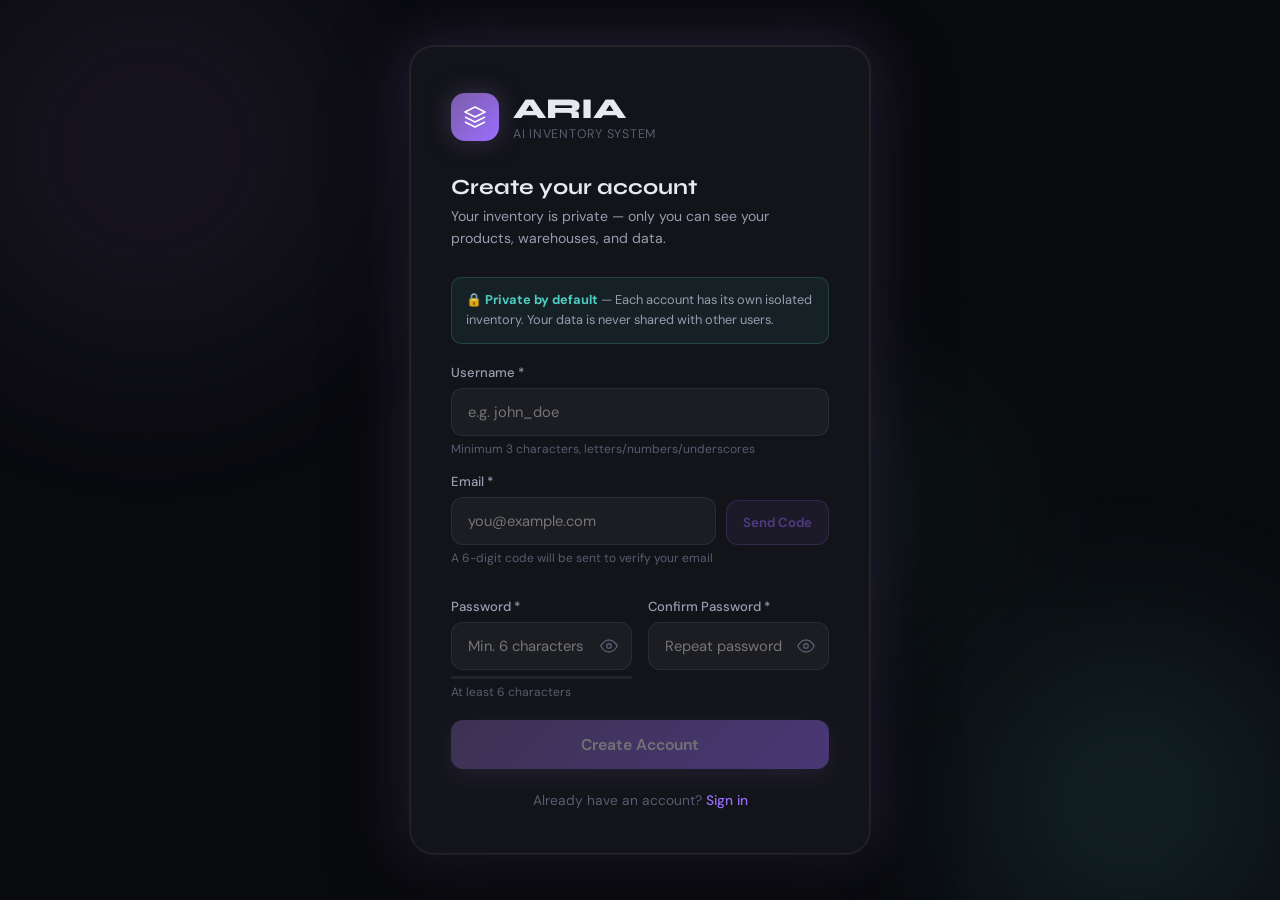
<file: templates/signup.html>
<!DOCTYPE html>
<html lang="en">
<head>
<meta charset="UTF-8">
<meta name="viewport" content="width=device-width, initial-scale=1.0">
<title>ARIA — Create Account</title>
<link rel="preconnect" href="https://fonts.googleapis.com">
<link href="https://fonts.googleapis.com/css2?family=Syne:wght@400;600;700;800&family=DM+Sans:wght@300;400;500&family=JetBrains+Mono:wght@400;500&display=swap" rel="stylesheet">
<style>
  :root {
    --bg: #0a0b0f; --surface: #13141a; --border: rgba(255,255,255,0.07);
    --text: #e8e9f0; --text2: #9a9bb0; --text3: #5a5b70;
    --accent: #7b5ea7; --accent2: #9b6dff; --cyan: #4ecdc4;
    --green: #52e3a8; --red: #ff6b6b; --yellow: #ffd166;
    --glow: rgba(123,94,167,0.35);
  }
  * { box-sizing: border-box; margin: 0; padding: 0; }
  body {
    font-family: 'DM Sans', sans-serif;
    background: var(--bg);
    color: var(--text);
    min-height: 100vh;
    display: flex;
    align-items: center;
    justify-content: center;
    overflow-x: hidden;
    padding: 24px 0;
  }
  .bg-orbs { position: fixed; inset: 0; pointer-events: none; z-index: 0; }
  .orb {
    position: absolute; border-radius: 50%;
    filter: blur(80px); opacity: 0.15;
    animation: drift 12s ease-in-out infinite alternate;
  }
  .orb-1 { width:500px;height:500px;background:radial-gradient(circle,#7b5ea7,transparent);top:-100px;left:-100px; }
  .orb-2 { width:400px;height:400px;background:radial-gradient(circle,#4ecdc4,transparent);bottom:-100px;right:-50px;animation-delay:-4s; }
  .orb-3 { width:300px;height:300px;background:radial-gradient(circle,#52e3a8,transparent);top:40%;right:20%;animation-delay:-8s;opacity:0.08; }
  @keyframes drift { from{transform:translate(0,0)} to{transform:translate(30px,20px)} }

  .signup-card {
    position: relative; z-index: 1;
    background: var(--surface);
    border: 1px solid var(--border);
    border-radius: 24px;
    padding: 44px 40px;
    width: 100%; max-width: 460px;
    box-shadow: 0 24px 80px rgba(0,0,0,0.5), 0 0 0 1px var(--border), 0 0 60px var(--glow);
  }
  .logo { display:flex; align-items:center; gap:14px; margin-bottom:32px; }
  .logo-icon {
    width:48px;height:48px;
    background: linear-gradient(135deg, var(--accent), var(--accent2));
    border-radius:14px;
    display:flex;align-items:center;justify-content:center;
    box-shadow: 0 0 24px var(--glow);
    flex-shrink: 0;
  }
  .logo-icon svg { width:24px;height:24px;color:#fff; }
  .logo-name { font-family:'Syne',sans-serif;font-size:1.8rem;font-weight:800;color:var(--text); }
  .logo-sub { font-size:0.78rem;color:var(--text3);letter-spacing:0.06em; }
  h2 { font-family:'Syne',sans-serif;font-size:1.35rem;font-weight:700;margin-bottom:6px; }
  .subtitle { color:var(--text2);font-size:0.88rem;margin-bottom:28px;line-height:1.5; }
  .form-grid { display:grid;grid-template-columns:1fr 1fr;gap:16px; }
  .full-width { grid-column: 1 / -1; }
  .form-group { margin-bottom: 0; }
  label { display:block;font-size:0.82rem;color:var(--text2);margin-bottom:7px;font-weight:500; }

  input[type=text], input[type=email], input[type=password] {
    width:100%;
    background: rgba(255,255,255,0.04);
    border: 1px solid var(--border);
    border-radius:12px;
    padding:13px 16px;
    color:var(--text);
    font-size:0.92rem;
    font-family:'DM Sans',sans-serif;
    transition: border-color 0.2s, box-shadow 0.2s;
    outline: none;
  }
  input:focus { border-color: var(--accent); box-shadow: 0 0 0 3px rgba(123,94,167,0.2); }
  input.valid   { border-color: rgba(82,227,168,0.5); }
  input.invalid { border-color: rgba(255,107,107,0.5); }
  input:disabled { opacity: 0.5; cursor: not-allowed; }

  .field-hint { font-size:0.75rem;color:var(--text3);margin-top:5px; }
  .field-hint.error { color:var(--red); }
  .field-hint.ok    { color:var(--green); }

  .password-wrap { position:relative; }
  .password-wrap input { padding-right: 44px; }
  .toggle-pw {
    position:absolute;right:14px;top:50%;transform:translateY(-50%);
    background:none;border:none;cursor:pointer;
    color:var(--text3);padding:0;display:flex;
  }
  .toggle-pw:hover { color:var(--text2); }

  .strength-bar { height:3px;border-radius:2px;margin-top:6px;background:rgba(255,255,255,0.07);overflow:hidden; }
  .strength-fill { height:100%;width:0%;border-radius:2px;transition:width 0.3s,background 0.3s; }

  .privacy-note {
    background:rgba(78,205,196,0.07);
    border:1px solid rgba(78,205,196,0.2);
    border-radius:10px;
    padding:12px 14px;
    font-size:0.8rem;
    color:var(--text2);
    margin-bottom:20px;
    line-height:1.6;
  }
  .privacy-note strong { color:var(--cyan); }

  /* ── Email + Send Code row ── */
  .email-row { display:flex; gap:10px; align-items:flex-end; }
  .email-row input { flex: 1; }
  .btn-send-otp {
    flex-shrink: 0;
    background: rgba(155,109,255,0.15);
    border: 1px solid rgba(155,109,255,0.4);
    color: var(--accent2);
    border-radius: 12px;
    padding: 13px 16px;
    font-size: 0.82rem;
    font-weight: 600;
    font-family: 'DM Sans', sans-serif;
    cursor: pointer;
    white-space: nowrap;
    transition: background 0.2s, border-color 0.2s;
  }
  .btn-send-otp:hover:not(:disabled) { background: rgba(155,109,255,0.25); border-color: var(--accent2); }
  .btn-send-otp:disabled { opacity: 0.45; cursor: not-allowed; }

  /* ── OTP input section ── */
  .otp-section {
    display: none;
    margin-top: 14px;
    background: rgba(155,109,255,0.07);
    border: 1px solid rgba(155,109,255,0.25);
    border-radius: 14px;
    padding: 18px 18px 14px;
  }
  .otp-section.visible { display: block; }
  .otp-label {
    font-size: 0.8rem;
    color: var(--text2);
    margin-bottom: 10px;
    line-height: 1.5;
  }
  .otp-label span { color: var(--accent2); font-weight: 600; }
  .otp-input-row { display: flex; gap: 10px; align-items: center; }
  .otp-input-row input {
    flex: 1;
    font-family: 'JetBrains Mono', monospace;
    font-size: 1.1rem;
    letter-spacing: 6px;
    text-align: center;
    padding: 12px 16px;
  }
  .btn-verify-otp {
    flex-shrink: 0;
    background: linear-gradient(135deg, var(--accent), var(--accent2));
    color: #fff;
    border: none;
    border-radius: 12px;
    padding: 12px 18px;
    font-size: 0.82rem;
    font-weight: 600;
    font-family: 'DM Sans', sans-serif;
    cursor: pointer;
    transition: opacity 0.2s;
    box-shadow: 0 4px 14px var(--glow);
  }
  .btn-verify-otp:hover:not(:disabled) { opacity: 0.88; }
  .btn-verify-otp:disabled { opacity: 0.45; cursor: not-allowed; }
  .otp-footer { display:flex; justify-content:space-between; align-items:center; margin-top:10px; }
  .otp-hint { font-size:0.74rem; color:var(--text3); }
  .otp-hint.ok    { color: var(--green); }
  .otp-hint.error { color: var(--red); }
  .resend-btn {
    background: none; border: none; cursor: pointer;
    color: var(--accent2); font-size: 0.74rem; font-family: 'DM Sans', sans-serif;
    text-decoration: underline; padding: 0;
  }
  .resend-btn:disabled { color: var(--text3); text-decoration: none; cursor: not-allowed; }

  /* ── Verified badge ── */
  .verified-badge {
    display: none;
    align-items: center;
    gap: 8px;
    background: rgba(82,227,168,0.1);
    border: 1px solid rgba(82,227,168,0.3);
    border-radius: 10px;
    padding: 10px 14px;
    font-size: 0.82rem;
    color: var(--green);
    margin-top: 10px;
    font-weight: 500;
  }
  .verified-badge.visible { display: flex; }

  /* ── Buttons ── */
  .btn-signup {
    width:100%;
    background: linear-gradient(135deg, var(--accent), var(--accent2));
    color:#fff;border:none;border-radius:12px;
    padding:14px;font-size:0.98rem;font-weight:600;
    font-family:'DM Sans',sans-serif;cursor:pointer;
    margin-top:4px;
    transition: opacity 0.2s, transform 0.1s, box-shadow 0.2s;
    box-shadow: 0 8px 24px var(--glow);
  }
  .btn-signup:hover:not(:disabled) { opacity:0.9;transform:translateY(-1px); }
  .btn-signup:active { transform:translateY(0); }
  .btn-signup:disabled { opacity:0.4;cursor:not-allowed;transform:none; }

  .error-msg {
    background:rgba(255,107,107,0.1);border:1px solid rgba(255,107,107,0.3);
    color:var(--red);border-radius:10px;padding:11px 14px;
    font-size:0.86rem;margin-bottom:18px;display:none;line-height:1.5;
  }
  .success-msg {
    background:rgba(82,227,168,0.1);border:1px solid rgba(82,227,168,0.3);
    color:var(--green);border-radius:10px;padding:11px 14px;
    font-size:0.86rem;margin-bottom:18px;display:none;
  }
  .login-link { text-align:center;margin-top:22px;font-size:0.86rem;color:var(--text3); }
  .login-link a { color:var(--accent2);text-decoration:none;font-weight:500; }
  .login-link a:hover { text-decoration:underline; }
  .form-section-gap { height:16px; }

  @media (max-width: 500px) {
    .signup-card { padding: 32px 20px; }
    .form-grid { grid-template-columns: 1fr; }
    .full-width { grid-column: 1; }
    .email-row { flex-direction: column; align-items: stretch; }
    .btn-send-otp { width: 100%; text-align: center; }
  }
</style>
</head>
<body>
<div class="bg-orbs">
  <div class="orb orb-1"></div>
  <div class="orb orb-2"></div>
  <div class="orb orb-3"></div>
</div>

<div class="signup-card">
  <div class="logo">
    <div class="logo-icon">
      <svg viewBox="0 0 24 24" fill="none">
        <path d="M12 2L2 7l10 5 10-5-10-5z" stroke="currentColor" stroke-width="1.5" stroke-linejoin="round"/>
        <path d="M2 17l10 5 10-5M2 12l10 5 10-5" stroke="currentColor" stroke-width="1.5" stroke-linejoin="round"/>
      </svg>
    </div>
    <div>
      <div class="logo-name">ARIA</div>
      <div class="logo-sub">AI INVENTORY SYSTEM</div>
    </div>
  </div>

  <h2>Create your account</h2>
  <p class="subtitle">Your inventory is private — only you can see your products, warehouses, and data.</p>

  <div class="privacy-note">
    <strong>🔒 Private by default</strong> — Each account has its own isolated inventory. Your data is never shared with other users.
  </div>

  <div class="error-msg"   id="errorMsg"></div>
  <div class="success-msg" id="successMsg"></div>

  <div class="form-grid">

    <!-- Username -->
    <div class="form-group full-width">
      <label>Username *</label>
      <input type="text" id="username" placeholder="e.g. john_doe" autocomplete="username" oninput="validateUsername()">
      <div class="field-hint" id="usernameHint">Minimum 3 characters, letters/numbers/underscores</div>
    </div>

    <!-- Email + Send Code -->
    <div class="form-group full-width">
      <label>Email *</label>
      <div class="email-row">
        <input type="email" id="email" placeholder="you@example.com" autocomplete="email" oninput="onEmailInput()">
        <button class="btn-send-otp" id="sendOtpBtn" onclick="sendOtp()" disabled>Send Code</button>
      </div>
      <div class="field-hint" id="emailHint">A 6-digit code will be sent to verify your email</div>
    </div>

    <!-- OTP Section (hidden until code sent) -->
    <div class="full-width">
      <div class="otp-section" id="otpSection">
        <div class="otp-label">
          Enter the 6-digit code sent to <span id="otpEmailDisplay"></span>
        </div>
        <div class="otp-input-row">
          <input type="text" id="otpInput" placeholder="000000" maxlength="6" inputmode="numeric" autocomplete="one-time-code" oninput="onOtpInput()">
          <button class="btn-verify-otp" id="verifyOtpBtn" onclick="verifyOtp()" disabled>Verify</button>
        </div>
        <div class="otp-footer">
          <div class="otp-hint" id="otpHint">Code expires in 10 minutes</div>
          <button class="resend-btn" id="resendBtn" onclick="resendOtp()" disabled>Resend code</button>
        </div>
      </div>

      <!-- Verified badge -->
      <div class="verified-badge" id="verifiedBadge">
        <svg viewBox="0 0 24 24" fill="none" stroke="currentColor" stroke-width="2" style="width:16px;height:16px;flex-shrink:0"><path d="M22 11.08V12a10 10 0 11-5.93-9.14"/><polyline points="22 4 12 14.01 9 11.01"/></svg>
        Email verified — you're good to go!
      </div>
    </div>

    <!-- Password -->
    <div class="form-group">
      <label>Password *</label>
      <div class="password-wrap">
        <input type="password" id="password" placeholder="Min. 6 characters" autocomplete="new-password" oninput="validatePassword()">
        <button type="button" class="toggle-pw" onclick="togglePw('password', this)">
          <svg viewBox="0 0 24 24" fill="none" stroke="currentColor" stroke-width="1.8" style="width:18px;height:18px"><path d="M1 12s4-8 11-8 11 8 11 8-4 8-11 8-11-8-11-8z"/><circle cx="12" cy="12" r="3"/></svg>
        </button>
      </div>
      <div class="strength-bar"><div class="strength-fill" id="strengthFill"></div></div>
      <div class="field-hint" id="passwordHint">At least 6 characters</div>
    </div>

    <!-- Confirm Password -->
    <div class="form-group">
      <label>Confirm Password *</label>
      <div class="password-wrap">
        <input type="password" id="confirmPassword" placeholder="Repeat password" autocomplete="new-password" oninput="validateConfirm()">
        <button type="button" class="toggle-pw" onclick="togglePw('confirmPassword', this)">
          <svg viewBox="0 0 24 24" fill="none" stroke="currentColor" stroke-width="1.8" style="width:18px;height:18px"><path d="M1 12s4-8 11-8 11 8 11 8-4 8-11 8-11-8-11-8z"/><circle cx="12" cy="12" r="3"/></svg>
        </button>
      </div>
      <div class="field-hint" id="confirmHint"></div>
    </div>

  </div><!-- end form-grid -->

  <div class="form-section-gap"></div>

  <button class="btn-signup" id="signupBtn" onclick="doSignup()" disabled>
    Create Account
  </button>

  <div class="login-link">
    Already have an account? <a href="/login">Sign in</a>
  </div>
</div><!-- end signup-card -->

<script>
/* ─── State ─────────────────────────────────── */
let emailVerified = false;
let resendTimer   = null;
let resendSeconds = 0;

/* ─── Helpers ───────────────────────────────── */
function showError(msg) {
  const el = document.getElementById('errorMsg');
  el.textContent   = msg;
  el.style.display = 'block';
  el.scrollIntoView({ behavior: 'smooth', block: 'nearest' });
}
function hideError() { document.getElementById('errorMsg').style.display = 'none'; }
function showSuccess(msg) {
  const el = document.getElementById('successMsg');
  el.textContent   = msg;
  el.style.display = 'block';
}

function togglePw(fieldId, btn) {
  const input = document.getElementById(fieldId);
  const isText = input.type === 'text';
  input.type = isText ? 'password' : 'text';
  btn.querySelector('svg').style.opacity = isText ? '1' : '0.4';
}

function isValidEmail(v) {
  return /^[^\s@]+@[^\s@]+\.[^\s@]+$/.test(v);
}

/* ─── Update "Create Account" button ────────── */
function refreshSignupBtn() {
  const btn = document.getElementById('signupBtn');
  btn.disabled = !emailVerified;
}

/* ─── Username validation ───────────────────── */
function validateUsername() {
  const val  = document.getElementById('username').value.trim();
  const hint = document.getElementById('usernameHint');
  const inp  = document.getElementById('username');
  if (!val) { hint.className='field-hint'; hint.textContent='Minimum 3 characters'; inp.className=''; return false; }
  if (val.length < 3) { hint.className='field-hint error'; hint.textContent='Too short — need at least 3 characters'; inp.className='invalid'; return false; }
  if (!/^[a-zA-Z0-9_]+$/.test(val)) { hint.className='field-hint error'; hint.textContent='Only letters, numbers, and underscores allowed'; inp.className='invalid'; return false; }
  hint.className='field-hint ok'; hint.textContent='✓ Looks good'; inp.className='valid'; return true;
}

/* ─── Email input handler ───────────────────── */
function onEmailInput() {
  const val = document.getElementById('email').value.trim();
  const btn = document.getElementById('sendOtpBtn');
  const hint = document.getElementById('emailHint');

  // If user changes email after verification, reset
  if (emailVerified) {
    emailVerified = false;
    document.getElementById('verifiedBadge').classList.remove('visible');
    document.getElementById('otpSection').classList.remove('visible');
    document.getElementById('otpInput').value = '';
    document.getElementById('otpHint').className = 'otp-hint';
    document.getElementById('otpHint').textContent = 'Code expires in 10 minutes';
    refreshSignupBtn();
  }

  if (isValidEmail(val)) {
    btn.disabled = false;
    hint.className = 'field-hint ok';
    hint.textContent = '✓ Valid email — click Send Code to verify';
    document.getElementById('email').className = 'valid';
  } else {
    btn.disabled = true;
    hint.className = 'field-hint';
    hint.textContent = 'A 6-digit code will be sent to verify your email';
    document.getElementById('email').className = val ? 'invalid' : '';
  }
}

/* ─── OTP input: enable Verify button when 6 digits ── */
function onOtpInput() {
  const val = document.getElementById('otpInput').value.replace(/\D/g,'');
  document.getElementById('otpInput').value = val;
  document.getElementById('verifyOtpBtn').disabled = val.length !== 6;
}

/* ─── Send OTP ──────────────────────────────── */
async function sendOtp() {
  hideError();
  const email = document.getElementById('email').value.trim();
  if (!isValidEmail(email)) { showError('Please enter a valid email address.'); return; }

  const btn = document.getElementById('sendOtpBtn');
  btn.disabled = true;
  btn.textContent = 'Sending…';

  try {
    const res  = await fetch('/api/auth/send-otp', {
      method: 'POST',
      headers: { 'Content-Type': 'application/json' },
      body: JSON.stringify({ email })
    });
    const data = await res.json();

    if (res.ok) {
      document.getElementById('otpEmailDisplay').textContent = email;
      document.getElementById('otpSection').classList.add('visible');
      document.getElementById('otpInput').focus();
      document.getElementById('otpHint').className = 'otp-hint';
      document.getElementById('otpHint').textContent = 'Code expires in 10 minutes';
      btn.textContent = 'Resend';
      startResendCooldown();
    } else {
      showError(data.error || 'Failed to send code. Please try again.');
      btn.disabled = false;
      btn.textContent = 'Send Code';
    }
  } catch (e) {
    showError('Network error. Please try again.');
    btn.disabled = false;
    btn.textContent = 'Send Code';
  }
}

/* ─── Resend OTP ────────────────────────────── */
async function resendOtp() {
  document.getElementById('otpInput').value = '';
  document.getElementById('verifyOtpBtn').disabled = true;
  document.getElementById('otpHint').className = 'otp-hint';
  document.getElementById('otpHint').textContent = 'Code expires in 10 minutes';
  await sendOtp();
}

/* ─── Resend cooldown timer (60 s) ─────────── */
function startResendCooldown() {
  const resendBtn = document.getElementById('resendBtn');
  resendSeconds = 60;
  resendBtn.disabled = true;
  resendBtn.textContent = `Resend in ${resendSeconds}s`;
  clearInterval(resendTimer);
  resendTimer = setInterval(() => {
    resendSeconds--;
    if (resendSeconds <= 0) {
      clearInterval(resendTimer);
      resendBtn.disabled = false;
      resendBtn.textContent = 'Resend code';
    } else {
      resendBtn.textContent = `Resend in ${resendSeconds}s`;
    }
  }, 1000);
}

/* ─── Verify OTP ────────────────────────────── */
async function verifyOtp() {
  hideError();
  const email = document.getElementById('email').value.trim();
  const code  = document.getElementById('otpInput').value.trim();
  const btn   = document.getElementById('verifyOtpBtn');
  const hint  = document.getElementById('otpHint');

  btn.disabled = true;
  btn.textContent = 'Verifying…';

  try {
    const res  = await fetch('/api/auth/verify-otp', {
      method: 'POST',
      headers: { 'Content-Type': 'application/json' },
      body: JSON.stringify({ email, code })
    });
    const data = await res.json();

    if (res.ok && data.verified) {
      emailVerified = true;
      hint.className = 'otp-hint ok';
      hint.textContent = '✓ Email verified!';
      document.getElementById('otpInput').className = 'valid';
      document.getElementById('verifiedBadge').classList.add('visible');
      document.getElementById('otpSection').classList.remove('visible'); // collapse OTP box
      document.getElementById('sendOtpBtn').disabled = true;
      document.getElementById('email').disabled = true;
      refreshSignupBtn();
      document.getElementById('password').focus();
    } else {
      hint.className = 'otp-hint error';
      hint.textContent = '✗ ' + (data.error || 'Invalid code. Try again.');
      document.getElementById('otpInput').className = 'invalid';
      btn.disabled = false;
      btn.textContent = 'Verify';
    }
  } catch (e) {
    hint.className = 'otp-hint error';
    hint.textContent = '✗ Network error. Please try again.';
    btn.disabled = false;
    btn.textContent = 'Verify';
  }
}

/* ─── Password validation ───────────────────── */
function validatePassword() {
  const val  = document.getElementById('password').value;
  const hint = document.getElementById('passwordHint');
  const fill = document.getElementById('strengthFill');
  const inp  = document.getElementById('password');
  if (!val) { fill.style.width='0%'; hint.className='field-hint'; hint.textContent='At least 6 characters'; inp.className=''; return false; }
  let strength = 0;
  if (val.length >= 6)  strength++;
  if (val.length >= 10) strength++;
  if (/[A-Z]/.test(val)) strength++;
  if (/[0-9]/.test(val)) strength++;
  if (/[^a-zA-Z0-9]/.test(val)) strength++;
  const colors = ['','#ff6b6b','#ffd166','#52e3a8','#52e3a8','#4ecdc4'];
  const labels = ['','Weak','Fair','Good','Strong','Very strong'];
  fill.style.width      = (strength * 20) + '%';
  fill.style.background = colors[strength] || '#ff6b6b';
  if (val.length < 6) { hint.className='field-hint error'; hint.textContent='Too short — need at least 6 characters'; inp.className='invalid'; return false; }
  hint.className='field-hint ok'; hint.textContent='✓ ' + (labels[strength]||'OK'); inp.className='valid'; return true;
}

function validateConfirm() {
  const pw   = document.getElementById('password').value;
  const conf = document.getElementById('confirmPassword').value;
  const hint = document.getElementById('confirmHint');
  const inp  = document.getElementById('confirmPassword');
  if (!conf) { hint.className='field-hint'; hint.textContent=''; inp.className=''; return false; }
  if (pw !== conf) { hint.className='field-hint error'; hint.textContent='✗ Passwords do not match'; inp.className='invalid'; return false; }
  hint.className='field-hint ok'; hint.textContent='✓ Passwords match'; inp.className='valid'; return true;
}

/* ─── Final signup ──────────────────────────── */
async function doSignup() {
  hideError();
  const username        = document.getElementById('username').value.trim();
  const email           = document.getElementById('email').value.trim();
  const password        = document.getElementById('password').value;
  const confirmPassword = document.getElementById('confirmPassword').value;
  const btn             = document.getElementById('signupBtn');

  if (!validateUsername()) { showError('Please fix username errors above.'); return; }
  if (!emailVerified)      { showError('Please verify your email before creating an account.'); return; }
  if (!validatePassword()) { showError('Please fix password errors above.'); return; }
  if (!validateConfirm())  { showError('Passwords do not match.'); return; }

  btn.disabled    = true;
  btn.textContent = 'Creating account…';

  try {
    const res  = await fetch('/api/auth/signup', {
      method:  'POST',
      headers: { 'Content-Type': 'application/json' },
      body: JSON.stringify({ username, email, password, confirm_password: confirmPassword })
    });
    const data = await res.json();
    if (res.ok) {
      showSuccess(`✓ Account created! Welcome, ${data.username}. Redirecting…`);
      setTimeout(() => { window.location.href = '/chat'; }, 1200);
    } else {
      showError(data.error || 'Signup failed. Please try again.');
      btn.disabled    = false;
      btn.textContent = 'Create Account';
    }
  } catch (e) {
    showError('Network error. Please try again.');
    btn.disabled    = false;
    btn.textContent = 'Create Account';
  }
}

/* ─── Enter key support ─────────────────────── */
document.addEventListener('keydown', e => {
  if (e.key !== 'Enter' || document.activeElement.tagName === 'TEXTAREA') return;
  // If OTP input is focused, trigger verify
  if (document.activeElement.id === 'otpInput') { verifyOtp(); return; }
  // Otherwise trigger signup
  if (!document.getElementById('signupBtn').disabled) doSignup();
});
</script>
</body>
</html>
</file>
